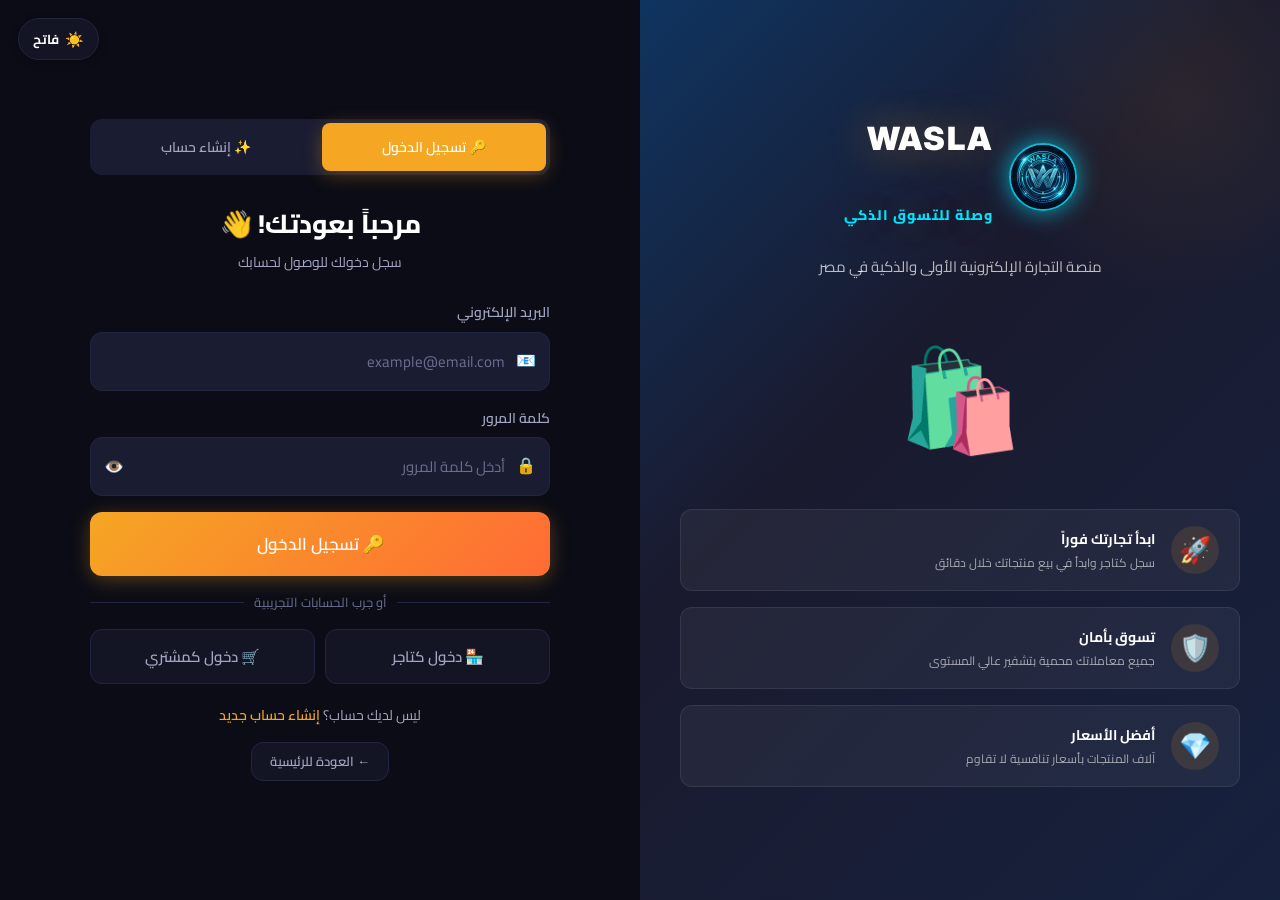
<file: auth.html>
<!DOCTYPE html>
<html lang="ar" dir="rtl">
<head>
  <meta charset="UTF-8">
  <meta name="viewport" content="width=device-width, initial-scale=1.0, maximum-scale=1.0, user-scalable=no">
  <title>تسجيل الدخول وإنشاء حساب - WASLA | وصلة</title>
  <link rel="icon" type="image/png" href="assets/logo.png">
  <link rel="stylesheet" href="css/style.css">
  <script>
    // Permanent session check: If already logged in, redirect directly to dashboard or shop!
    try {
      const rawUser = localStorage.getItem('souq_current_user');
      if (rawUser) {
        const u = JSON.parse(rawUser);
        if (u && u.id) {
          window.location.replace(u.role === 'merchant' ? 'merchant.html' : 'shop.html');
        }
      }
    } catch (e) {}
  </script>
  <style>
    body { min-height: 100vh; background: var(--bg-main); }
    .auth-page {
      min-height: 100vh;
      display: grid;
      grid-template-columns: 1fr 1fr;
    }
    .auth-left {
      background: linear-gradient(135deg, #0f3460 0%, #1a1a2e 40%, #16213e 100%);
      display: flex;
      flex-direction: column;
      justify-content: center;
      align-items: center;
      padding: 60px 40px;
      position: relative;
      overflow: hidden;
    }
    .auth-left::before {
      content: '';
      position: absolute;
      top: -100px; right: -100px;
      width: 400px; height: 400px;
      border-radius: 50%;
      background: radial-gradient(circle, rgba(245,166,35,0.08) 0%, transparent 70%);
    }
    .auth-left-content { position: relative; z-index: 2; text-align: center; width: 100%; }
    .auth-logo { font-size: 48px; font-weight: 900; color: var(--primary); margin-bottom: 8px; text-shadow: 0 0 40px rgba(245,166,35,0.4); }
    .auth-logo span { color: white; }
    .auth-tagline { color: rgba(255,255,255,0.7); font-size: 15px; margin-bottom: 40px; }
    .auth-features { display: flex; flex-direction: column; gap: 16px; text-align: right; }
    .auth-feature {
      display: flex; align-items: center; gap: 16px;
      background: rgba(255,255,255,0.05);
      border: 1px solid rgba(255,255,255,0.08);
      border-radius: var(--radius-md);
      padding: 16px 20px;
    }
    .auth-feature-icon {
      font-size: 26px; flex-shrink: 0;
      width: 48px; height: 48px;
      background: rgba(245,166,35,0.12);
      border-radius: 50%;
      display: flex; align-items: center; justify-content: center;
    }
    .auth-feature h4 { font-size: 14px; font-weight: 700; margin-bottom: 3px; }
    .auth-feature p { font-size: 12px; color: rgba(255,255,255,0.6); }
    .auth-illustration { margin: 30px 0; font-size: 100px; animation: heroFloat 4s ease-in-out infinite; display: block; }
    @keyframes heroFloat { 0%,100%{transform:translateY(0)} 50%{transform:translateY(-15px)} }

    .auth-right {
      display: flex; flex-direction: column;
      justify-content: center; align-items: center;
      padding: 40px 32px;
      background: var(--bg-main);
      overflow-y: auto;
    }
    .auth-box { width: 100%; max-width: 460px; }
    .auth-header { text-align: center; margin-bottom: 28px; }
    .auth-header h2 { font-size: 26px; font-weight: 800; margin-bottom: 6px; }
    .auth-header p { color: var(--text-secondary); font-size: 14px; }

    .auth-tabs {
      display: grid; grid-template-columns: 1fr 1fr;
      background: var(--bg-input);
      border-radius: var(--radius-md);
      padding: 4px; margin-bottom: 28px; gap: 4px;
    }
    .auth-tab {
      padding: 11px; border-radius: var(--radius-sm);
      text-align: center; font-size: 14px; font-weight: 600;
      cursor: pointer; transition: var(--transition);
      color: var(--text-secondary); font-family: var(--font-ar);
      border: none; background: transparent;
    }
    .auth-tab.active { background: var(--primary); color: white; box-shadow: var(--shadow-primary); }

    .role-selector { display: grid; grid-template-columns: 1fr 1fr; gap: 12px; margin-bottom: 20px; }
    .role-card {
      border: 2px solid var(--border);
      border-radius: var(--radius-md);
      padding: 18px 12px; text-align: center;
      cursor: pointer; transition: var(--transition);
      background: var(--bg-card); position: relative;
    }
    .role-card:hover { border-color: var(--primary); background: rgba(245,166,35,0.05); }
    .role-card.selected {
      border-color: var(--primary);
      background: rgba(245,166,35,0.08);
      box-shadow: 0 0 0 3px rgba(245,166,35,0.12);
    }
    .role-card-check {
      position: absolute; top: 8px; left: 8px;
      width: 20px; height: 20px; border-radius: 50%;
      background: var(--primary); color: white;
      display: flex; align-items: center; justify-content: center;
      font-size: 11px; font-weight: 700;
      opacity: 0; transition: var(--transition);
    }
    .role-card.selected .role-card-check { opacity: 1; }
    .role-icon { font-size: 36px; margin-bottom: 8px; display: block; }
    .role-title { font-size: 15px; font-weight: 700; margin-bottom: 4px; }
    .role-desc { font-size: 11px; color: var(--text-muted); line-height: 1.5; }

    .auth-form { display: flex; flex-direction: column; gap: 16px; }
    .input-group { position: relative; }
    .input-icon {
      position: absolute; right: 14px; top: 50%;
      transform: translateY(-50%); color: var(--text-muted);
      font-size: 16px; pointer-events: none;
    }
    .input-with-icon { padding-right: 44px !important; }
    .password-toggle {
      position: absolute; left: 14px; top: 50%;
      transform: translateY(-50%); background: none;
      border: none; color: var(--text-muted); cursor: pointer;
      font-size: 16px; padding: 0; transition: var(--transition);
    }
    .password-toggle:hover { color: var(--primary); }
    .form-row { display: grid; grid-template-columns: 1fr 1fr; gap: 12px; }

    .auth-divider {
      display: flex; align-items: center; gap: 10px;
      color: var(--text-muted); font-size: 13px;
    }
    .auth-divider::before, .auth-divider::after {
      content: ''; flex: 1; height: 1px; background: var(--border);
    }

    .error-msg {
      background: rgba(239,68,68,0.1);
      border: 1px solid rgba(239,68,68,0.3);
      border-radius: var(--radius-sm);
      padding: 10px 14px; color: var(--danger);
      font-size: 13px; display: none;
    }
    .error-msg.show { display: block; }
    .success-msg {
      background: rgba(34,197,94,0.1);
      border: 1px solid rgba(34,197,94,0.3);
      border-radius: var(--radius-sm);
      padding: 10px 14px; color: var(--success);
      font-size: 13px; display: none;
    }
    .success-msg.show { display: block; }

    .auth-footer { text-align: center; margin-top: 20px; font-size: 14px; color: var(--text-secondary); }
    .auth-footer a { color: var(--primary); font-weight: 600; cursor: pointer; }
    .terms-text { font-size: 12px; color: var(--text-muted); text-align: center; line-height: 1.6; }
    .terms-text a { color: var(--primary); }

    .auth-mobile-logo { display: none; }
    @media (max-width: 900px) {
      .auth-page { grid-template-columns: 1fr; }
      .auth-left { display: none; }
      .auth-mobile-logo { display: flex; }
      .auth-right { padding: 24px 16px; }
      .auth-box { max-width: 440px; }
    }

    [data-theme="light"] .auth-page { background: #f8fafc; }
    [data-theme="light"] .auth-right { background: #ffffff; }
    [data-theme="light"] .auth-box { background: #ffffff; }
  </style>
</head>
<body>
  <!-- Theme Switcher -->
  <div style="position:fixed;top:18px;left:18px;z-index:999">
    <button class="theme-toggle-btn" onclick="Theme.toggle()" title="التبديل إلى الوضع الفاتح (النهار)">
      <span class="theme-icon">☀️</span>
      <span class="theme-label">فاتح</span>
    </button>
  </div>

  <div class="auth-page">
    <!-- Left Branding -->
    <div class="auth-left">
      <div class="auth-left-content">
        <div class="auth-logo" style="display:flex;align-items:center;gap:16px;justify-content:center">
          <img src="assets/logo.png" alt="WASLA Logo" style="width:68px;height:68px;border-radius:50%;box-shadow:0 0 24px rgba(0,229,255,0.7);border:2px solid rgba(0,229,255,0.8)">
          <div style="text-align:right">
            <span style="font-family:var(--font-en);font-size:32px;font-weight:900;letter-spacing:2px;color:white;display:block">WASLA</span>
            <span style="font-size:14px;color:var(--brand-cyan);font-weight:800;letter-spacing:1px">وصلة للتسوق الذكي</span>
          </div>
        </div>
        <p class="auth-tagline" style="margin-top:14px">منصة التجارة الإلكترونية الأولى والذكية في مصر</p>
        <span class="auth-illustration">🛍️</span>
        <div class="auth-features">
          <div class="auth-feature">
            <div class="auth-feature-icon">🚀</div>
            <div><h4>ابدأ تجارتك فوراً</h4><p>سجل كتاجر وابدأ في بيع منتجاتك خلال دقائق</p></div>
          </div>
          <div class="auth-feature">
            <div class="auth-feature-icon">🛡️</div>
            <div><h4>تسوق بأمان</h4><p>جميع معاملاتك محمية بتشفير عالي المستوى</p></div>
          </div>
          <div class="auth-feature">
            <div class="auth-feature-icon">💎</div>
            <div><h4>أفضل الأسعار</h4><p>آلاف المنتجات بأسعار تنافسية لا تقاوم</p></div>
          </div>
        </div>
      </div>
    </div>

    <!-- Right Form -->
    <div class="auth-right">
      <div class="auth-box">
        <!-- Mobile Logo (< 900px) -->
        <div class="auth-mobile-logo" style="align-items:center;gap:12px;justify-content:center;margin-bottom:20px">
          <img src="assets/logo.png" alt="WASLA Logo" style="width:46px;height:46px;border-radius:50%;box-shadow:0 0 16px rgba(0,229,255,0.6)">
          <div style="text-align:right">
            <span style="font-family:var(--font-en);font-size:22px;font-weight:900;color:white;letter-spacing:1px">WASLA</span>
            <span style="font-size:11px;color:var(--brand-cyan);font-weight:800;display:block">وصلة للتسوق الذكي</span>
          </div>
        </div>
        <div class="auth-tabs">
          <button class="auth-tab active" id="login-tab" onclick="switchTab('login')">🔑 تسجيل الدخول</button>
          <button class="auth-tab" id="register-tab" onclick="switchTab('register')">✨ إنشاء حساب</button>
        </div>

        <!-- LOGIN -->
        <div id="login-section">
          <div class="auth-header">
            <h2>مرحباً بعودتك! 👋</h2>
            <p>سجل دخولك للوصول لحسابك</p>
          </div>
          <form class="auth-form" onsubmit="handleLogin(event)">
            <div id="login-error" class="error-msg"></div>
            <div class="form-group">
              <label>البريد الإلكتروني</label>
              <div class="input-group">
                <span class="input-icon">📧</span>
                <input type="email" id="login-email" class="form-input input-with-icon" placeholder="example@email.com" required>
              </div>
            </div>
            <div class="form-group">
              <label>كلمة المرور</label>
              <div class="input-group">
                <span class="input-icon">🔒</span>
                <input type="password" id="login-password" class="form-input input-with-icon" placeholder="أدخل كلمة المرور" required style="padding-left:44px">
                <button type="button" class="password-toggle" onclick="togglePassword('login-password',this)">👁️</button>
              </div>
            </div>
            <button type="submit" class="btn btn-primary btn-full btn-lg" id="login-btn">🔑 تسجيل الدخول</button>
            <div class="auth-divider">أو جرب الحسابات التجريبية</div>
            <div style="display:grid;grid-template-columns:1fr 1fr;gap:10px">
              <button type="button" class="btn btn-ghost" onclick="demoLogin('merchant')">🏪 دخول كتاجر</button>
              <button type="button" class="btn btn-ghost" onclick="demoLogin('buyer')">🛒 دخول كمشتري</button>
            </div>
          </form>
        </div>

        <!-- REGISTER -->
        <div id="register-section" style="display:none">
          <div class="auth-header">
            <h2>إنشاء حساب جديد ✨</h2>
            <p>اختر نوع حسابك وابدأ الآن</p>
          </div>
          <div class="role-selector">
            <div class="role-card selected" id="role-buyer" onclick="selectRole('buyer')">
              <div class="role-card-check">✓</div>
              <span class="role-icon">🛒</span>
              <div class="role-title">مشتري</div>
              <div class="role-desc">تصفح وشترِ من آلاف المنتجات</div>
            </div>
            <div class="role-card" id="role-merchant" onclick="selectRole('merchant')">
              <div class="role-card-check">✓</div>
              <span class="role-icon">🏪</span>
              <div class="role-title">تاجر</div>
              <div class="role-desc">بيع منتجاتك لملايين العملاء</div>
            </div>
          </div>
          <form class="auth-form" onsubmit="handleRegister(event)">
            <div id="register-error" class="error-msg"></div>
            <div id="register-success" class="success-msg"></div>
            <div class="form-row">
              <div class="form-group">
                <label>الاسم الأول</label>
                <div class="input-group">
                  <span class="input-icon">👤</span>
                  <input type="text" id="reg-fname" class="form-input input-with-icon" placeholder="الاسم الأول" required>
                </div>
              </div>
              <div class="form-group">
                <label>الاسم الأخير</label>
                <div class="input-group">
                  <span class="input-icon">👤</span>
                  <input type="text" id="reg-lname" class="form-input input-with-icon" placeholder="الاسم الأخير" required>
                </div>
              </div>
            </div>
            <div class="form-group">
              <label>البريد الإلكتروني</label>
              <div class="input-group">
                <span class="input-icon">📧</span>
                <input type="email" id="reg-email" class="form-input input-with-icon" placeholder="example@email.com" required>
              </div>
            </div>
            <div class="form-group">
              <label>رقم الهاتف</label>
              <div class="input-group">
                <span class="input-icon">📱</span>
                <input type="tel" id="reg-phone" class="form-input input-with-icon" placeholder="01XXXXXXXXX">
              </div>
            </div>
            <div class="form-group" id="store-name-group" style="display:none">
              <label>اسم المتجر</label>
              <div class="input-group">
                <span class="input-icon">🏪</span>
                <input type="text" id="reg-store" class="form-input input-with-icon" placeholder="اسم متجرك">
              </div>
            </div>
            <div class="form-group">
              <label>كلمة المرور</label>
              <div class="input-group">
                <span class="input-icon">🔒</span>
                <input type="password" id="reg-password" class="form-input input-with-icon" placeholder="6 أحرف على الأقل" required style="padding-left:44px">
                <button type="button" class="password-toggle" onclick="togglePassword('reg-password',this)">👁️</button>
              </div>
            </div>
            <div class="form-group">
              <label>تأكيد كلمة المرور</label>
              <div class="input-group">
                <span class="input-icon">🔒</span>
                <input type="password" id="reg-password2" class="form-input input-with-icon" placeholder="أعد إدخال كلمة المرور" required style="padding-left:44px">
                <button type="button" class="password-toggle" onclick="togglePassword('reg-password2',this)">👁️</button>
              </div>
            </div>
            <button type="submit" class="btn btn-primary btn-full btn-lg" id="register-btn">✨ إنشاء الحساب</button>
            <p class="terms-text">بالتسجيل، أنت توافق على <a href="#">شروط الخدمة</a> و<a href="#">سياسة الخصوصية</a></p>
          </form>
        </div>

        <div class="auth-footer">
          <span id="auth-switch-text">ليس لديك حساب؟</span>
          <a id="auth-switch-link" onclick="switchTab('register')"> إنشاء حساب جديد</a>
        </div>
        <div style="margin-top:16px;text-align:center">
          <a href="index.html" class="btn btn-ghost btn-sm">← العودة للرئيسية</a>
        </div>
      </div>
    </div>
  </div>

  <div id="toast-container" class="toast-container"></div>
  <script src="js/app.js"></script>
  <script>
    let selectedRole = 'buyer';

    function switchTab(tab) {
      const isLogin = tab === 'login';
      document.getElementById('login-section').style.display = isLogin ? 'block' : 'none';
      document.getElementById('register-section').style.display = isLogin ? 'none' : 'block';
      document.getElementById('login-tab').classList.toggle('active', isLogin);
      document.getElementById('register-tab').classList.toggle('active', !isLogin);
      document.getElementById('auth-switch-text').textContent = isLogin ? 'ليس لديك حساب؟' : 'لديك حساب بالفعل؟';
      const link = document.getElementById('auth-switch-link');
      link.textContent = isLogin ? ' إنشاء حساب جديد' : ' تسجيل الدخول';
      link.onclick = () => switchTab(isLogin ? 'register' : 'login');
    }

    function selectRole(role) {
      selectedRole = role;
      document.getElementById('role-buyer').classList.toggle('selected', role === 'buyer');
      document.getElementById('role-merchant').classList.toggle('selected', role === 'merchant');
      document.getElementById('store-name-group').style.display = role === 'merchant' ? 'block' : 'none';
    }

    function togglePassword(id, btn) {
      const inp = document.getElementById(id);
      inp.type = inp.type === 'password' ? 'text' : 'password';
      btn.textContent = inp.type === 'password' ? '👁️' : '🙈';
    }

    function handleLogin(e) {
      e.preventDefault();
      const email = document.getElementById('login-email').value.trim();
      const password = document.getElementById('login-password').value;
      const errorEl = document.getElementById('login-error');
      const btn = document.getElementById('login-btn');
      btn.textContent = '⏳ جاري التحقق...'; btn.disabled = true;
      setTimeout(() => {
        const user = UsersDB.findByEmail(email);
        if (!user || user.password !== password) {
          errorEl.textContent = '❌ البريد الإلكتروني أو كلمة المرور غير صحيحة';
          errorEl.classList.add('show');
          btn.textContent = '🔑 تسجيل الدخول'; btn.disabled = false;
          return;
        }
        errorEl.classList.remove('show');
        Auth.login(user);
        showToast('مرحباً ' + user.name + '! 👋', 'success');
        setTimeout(() => { window.location.href = user.role === 'merchant' ? 'merchant.html' : 'shop.html'; }, 800);
      }, 700);
    }

    function handleRegister(e) {
      e.preventDefault();
      const fname = document.getElementById('reg-fname').value.trim();
      const lname = document.getElementById('reg-lname').value.trim();
      const email = document.getElementById('reg-email').value.trim();
      const phone = document.getElementById('reg-phone').value.trim();
      const store = document.getElementById('reg-store').value.trim();
      const pass = document.getElementById('reg-password').value;
      const pass2 = document.getElementById('reg-password2').value;
      const errEl = document.getElementById('register-error');
      const sucEl = document.getElementById('register-success');
      const btn = document.getElementById('register-btn');
      errEl.classList.remove('show'); sucEl.classList.remove('show');
      if (pass.length < 6) { errEl.textContent = '⚠️ كلمة المرور 6 أحرف على الأقل'; errEl.classList.add('show'); return; }
      if (pass !== pass2) { errEl.textContent = '⚠️ كلمتا المرور غير متطابقتان'; errEl.classList.add('show'); return; }
      if (UsersDB.findByEmail(email)) { errEl.textContent = '⚠️ البريد الإلكتروني مستخدم بالفعل'; errEl.classList.add('show'); return; }
      btn.textContent = '⏳ جاري الإنشاء...'; btn.disabled = true;
      setTimeout(() => {
        const user = UsersDB.add({ name: fname + ' ' + lname, email, phone, password: pass, role: selectedRole, storeName: selectedRole === 'merchant' ? store : null });
        Auth.login(user);
        sucEl.textContent = '🎉 تم إنشاء حسابك بنجاح! جاري التحويل...';
        sucEl.classList.add('show');
        setTimeout(() => { window.location.href = selectedRole === 'merchant' ? 'merchant.html' : 'shop.html'; }, 1000);
      }, 800);
    }

    function demoLogin(role) {
      const email = role === 'merchant'
        ? (UsersDB.findByEmail('merchant@wasla.com') ? 'merchant@wasla.com' : 'merchant@souqplus.com')
        : (UsersDB.findByEmail('buyer@wasla.com') ? 'buyer@wasla.com' : 'buyer@souqplus.com');
      let user = UsersDB.findByEmail(email);
      if (!user) user = UsersDB.add({ name: role === 'merchant' ? 'متجر وصلة التجريبي' : 'مشتري تجريبي', email, password: '123456', role, storeName: role === 'merchant' ? 'متجر وصلة إكسبريس' : null });
      Auth.login(user);
      showToast('دخلت كـ ' + (role === 'merchant' ? 'تاجر' : 'مشتري') + ' تجريبي 👋', 'success');
      setTimeout(() => { window.location.href = role === 'merchant' ? 'merchant.html' : 'shop.html'; }, 700);
    }

    document.addEventListener('DOMContentLoaded', () => {
      Auth.init();
      seedData();
      if (Auth.isLoggedIn()) {
        window.location.replace(Auth.isMerchant() ? 'merchant.html' : 'shop.html');
        return;
      }
      if (window.location.hash === '#register') switchTab('register');
    });
  </script>
</body>
</html>
</file>
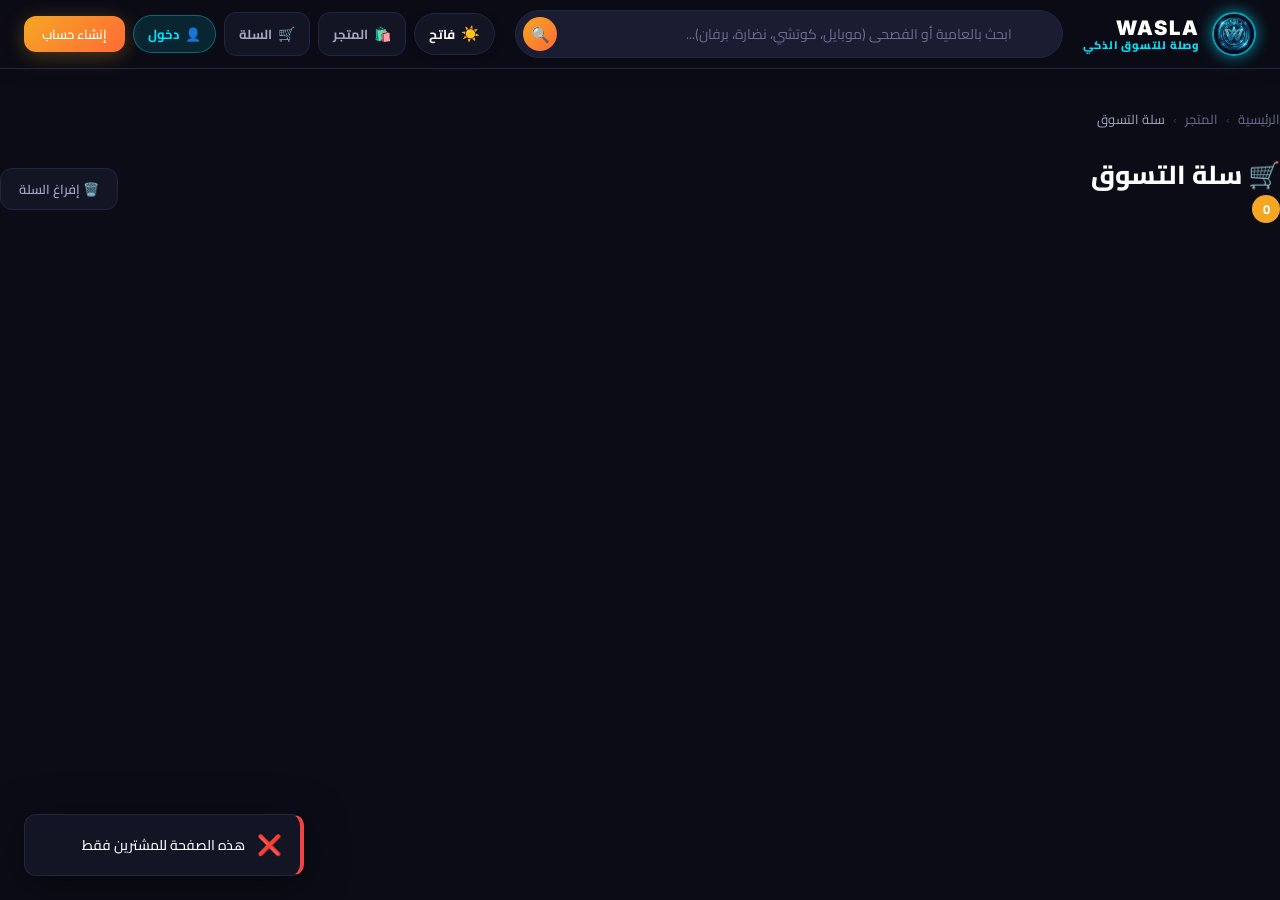
<file: cart.html>
<!DOCTYPE html>
<html lang="ar" dir="rtl">
<head>
  <meta charset="UTF-8">
  <meta name="viewport" content="width=device-width, initial-scale=1.0, maximum-scale=1.0, user-scalable=no">
  <title>سلة التسوق - WASLA | وصلة</title>
  <link rel="icon" type="image/png" href="assets/logo.png">
  <link rel="stylesheet" href="css/style.css">
  <style>
    .cart-page { padding: 40px 0; }
    .cart-layout { display: grid; grid-template-columns: 1fr 360px; gap: 28px; align-items: start; }

    .cart-header { display: flex; align-items: center; justify-content: space-between; margin-bottom: 24px; }
    .cart-header h1 { font-size: 26px; font-weight: 800; }
    .cart-count { background: var(--primary); color: white; width: 28px; height: 28px; border-radius: 50%; display: flex; align-items: center; justify-content: center; font-size: 13px; font-weight: 700; }

    .cart-items {}
    .cart-item {
      background: var(--bg-card); border: 1px solid var(--border);
      border-radius: var(--radius-lg); padding: 18px;
      display: grid; grid-template-columns: 100px 1fr auto;
      gap: 16px; align-items: center; margin-bottom: 14px;
      transition: var(--transition);
    }
    .cart-item:hover { border-color: var(--border-light); }
    .cart-item-img { width: 100px; height: 100px; object-fit: cover; border-radius: var(--radius-md); background: var(--bg-input); }
    .cart-item-info {}
    .cart-item-seller { font-size: 12px; color: var(--text-muted); margin-bottom: 4px; }
    .cart-item-name { font-size: 15px; font-weight: 700; margin-bottom: 6px; }
    .cart-item-price { font-size: 18px; font-weight: 800; color: var(--primary); }
    .cart-item-price span { font-size: 13px; }
    .cart-item-actions { display: flex; flex-direction: column; gap: 10px; align-items: flex-end; }
    .cart-item-total { font-size: 16px; font-weight: 700; color: var(--text-primary); text-align: left; }
    .cart-item-total small { font-size: 12px; color: var(--text-muted); display: block; }
    .cart-remove { background: transparent; border: none; color: var(--text-muted); cursor: pointer; font-size: 18px; padding: 4px; transition: var(--transition); }
    .cart-remove:hover { color: var(--danger); transform: scale(1.2); }

    /* Summary */
    .cart-summary {
      background: var(--bg-card); border: 1px solid var(--border);
      border-radius: var(--radius-lg); padding: 24px;
      position: sticky; top: 90px;
    }
    .summary-title { font-size: 18px; font-weight: 700; margin-bottom: 20px; padding-bottom: 14px; border-bottom: 1px solid var(--border); }
    .summary-row { display: flex; justify-content: space-between; align-items: center; padding: 10px 0; font-size: 14px; color: var(--text-secondary); }
    .summary-row.total { font-size: 18px; font-weight: 800; color: var(--text-primary); border-top: 1px solid var(--border); margin-top: 8px; padding-top: 16px; }
    .summary-row.total span:last-child { color: var(--primary); }
    .free-shipping { color: var(--success); font-weight: 600; }
    .promo-input { display: flex; gap: 8px; margin: 16px 0; }
    .promo-input input { flex: 1; }

    .checkout-btn { margin-top: 16px; }
    .secure-badges { display: flex; gap: 8px; justify-content: center; margin-top: 14px; flex-wrap: wrap; }
    .secure-badge { display: flex; align-items: center; gap: 4px; font-size: 11px; color: var(--text-muted); }

    /* Empty Cart */
    .cart-empty { text-align: center; padding: 80px 24px; grid-column: 1/-1; }

    /* Order Modal */
    .order-form { display: flex; flex-direction: column; gap: 16px; }

    @media (max-width: 900px) {
      .cart-layout { grid-template-columns: 1fr; }
      .cart-summary { position: static; }
    }
    @media (max-width: 600px) {
      .cart-page { padding: 16px 8px 50px; }
      .cart-item { grid-template-columns: 80px 1fr; }
      .cart-item-img { width: 80px; height: 80px; }
      .cart-item-actions { grid-column: 1/-1; flex-direction: row; justify-content: space-between; align-items: center; }
    }

    [data-theme="light"] .cart-item { background: #ffffff; border-color: #e2e8f0; }
    [data-theme="light"] .cart-summary { background: #ffffff; border-color: #e2e8f0; box-shadow: 0 4px 20px rgba(15, 23, 42, 0.05); }
    [data-theme="light"] .modal { background: #ffffff; border-color: #e2e8f0; }
  </style>
</head>
<body>
  <div id="navbar-placeholder"></div>

  <div class="container cart-page">
    <div class="breadcrumb">
      <a href="index.html">الرئيسية</a>
      <span class="breadcrumb-sep">›</span>
      <a href="shop.html">المتجر</a>
      <span class="breadcrumb-sep">›</span>
      <span class="breadcrumb-current">سلة التسوق</span>
    </div>

    <div class="cart-header">
      <h1>🛒 سلة التسوق <span class="cart-count" id="cart-count-badge">0</span></h1>
      <button class="btn btn-ghost btn-sm" onclick="clearCartConfirm()" id="clear-btn">🗑️ إفراغ السلة</button>
    </div>

    <div class="cart-layout" id="cart-layout">
      <!-- Cart Items -->
      <div id="cart-items-container"></div>

      <!-- Summary -->
      <div class="cart-summary" id="cart-summary" style="display:none">
        <div class="summary-title">📋 ملخص الطلب</div>

        <div id="summary-rows"></div>

        <div class="promo-input">
          <input type="text" class="form-input" id="promo-code" placeholder="كود الخصم">
          <button class="btn btn-ghost" onclick="applyPromo()">تطبيق</button>
        </div>

        <button class="btn btn-primary btn-full btn-lg checkout-btn" onclick="openCheckout()">
          💳 إتمام الشراء
        </button>

        <a href="shop.html" class="btn btn-ghost btn-full" style="margin-top:10px">← متابعة التسوق</a>

        <div class="secure-badges">
          <div class="secure-badge">🔒 دفع آمن</div>
          <div class="secure-badge">↩️ إرجاع مجاني</div>
          <div class="secure-badge">✅ ضمان الجودة</div>
        </div>
      </div>
    </div>
  </div>

  <!-- Checkout Modal -->
  <div class="modal-overlay" id="checkout-modal">
    <div class="modal" style="max-width:560px">
      <div class="modal-header">
        <h2 class="modal-title">💳 إتمام الشراء</h2>
        <button class="modal-close" onclick="closeCheckout()">✕</button>
      </div>

      <div class="order-form">
        <div style="background:rgba(245,166,35,0.08);border:1px solid rgba(245,166,35,0.2);border-radius:var(--radius-md);padding:14px;font-size:13px;color:var(--text-secondary)">
          📦 الطلب: <strong id="modal-items-count">0 منتج</strong> — الإجمالي: <strong id="modal-total" style="color:var(--primary)">0 ج.م</strong>
        </div>

        <div class="form-group">
          <label>الاسم الكامل</label>
          <div style="position:relative">
            <span style="position:absolute;right:14px;top:50%;transform:translateY(-50%);color:var(--text-muted)">👤</span>
            <input type="text" id="checkout-name" class="form-input" style="padding-right:44px" placeholder="اسمك الكامل" required>
          </div>
        </div>

        <div class="form-row">
          <div class="form-group">
            <label>رقم الهاتف</label>
            <input type="tel" id="checkout-phone" class="form-input" placeholder="01XXXXXXXXX" required>
          </div>
          <div class="form-group">
            <label>المحافظة</label>
            <select id="checkout-gov" class="form-input">
              <option>القاهرة</option><option>الجيزة</option><option>الإسكندرية</option>
              <option>الشرقية</option><option>القليوبية</option><option>المنيا</option>
              <option>أسيوط</option><option>سوهاج</option><option>الفيوم</option>
              <option>بني سويف</option><option>الأقصر</option><option>أسوان</option>
            </select>
          </div>
        </div>

        <div class="form-group">
          <label>العنوان التفصيلي</label>
          <textarea id="checkout-address" class="form-input" rows="2" placeholder="الشارع، الحي، رقم المبنى..."></textarea>
        </div>

        <div class="form-group">
          <label>طريقة الدفع</label>
          <div style="display:grid;grid-template-columns:1fr 1fr;gap:10px">
            <label style="display:flex;align-items:center;gap:10px;background:var(--bg-input);border:1.5px solid var(--border);border-radius:var(--radius-md);padding:14px;cursor:pointer;transition:var(--transition)" id="pay-cod-label">
              <input type="radio" name="payment" value="cod" checked onchange="updatePayLabel()"> 💵 الدفع عند الاستلام
            </label>
            <label style="display:flex;align-items:center;gap:10px;background:var(--bg-input);border:1.5px solid var(--border);border-radius:var(--radius-md);padding:14px;cursor:pointer;transition:var(--transition)" id="pay-card-label">
              <input type="radio" name="payment" value="card" onchange="updatePayLabel()"> 💳 بطاقة بنكية
            </label>
          </div>
        </div>

        <button class="btn btn-primary btn-full btn-lg" onclick="placeOrder()" id="place-order-btn">
          🎉 تأكيد الطلب
        </button>
      </div>
    </div>
  </div>

  <!-- Success Modal -->
  <div class="modal-overlay" id="success-modal">
    <div class="modal" style="text-align:center;max-width:420px">
      <div style="font-size:72px;margin-bottom:16px;animation:heroFloat 2s ease-in-out infinite">🎉</div>
      <h2 style="font-size:24px;font-weight:800;margin-bottom:10px">تم الطلب بنجاح!</h2>
      <p style="color:var(--text-secondary);margin-bottom:8px">رقم طلبك:</p>
      <div style="font-size:22px;font-weight:800;color:var(--primary);margin-bottom:20px" id="order-number"></div>
      <p style="color:var(--text-secondary);font-size:14px;line-height:1.7;margin-bottom:28px">
        سيتم التواصل معك خلال 24 ساعة لتأكيد الطلب وتحديد موعد التوصيل.
      </p>
      <a href="shop.html" class="btn btn-primary btn-full">🛒 متابعة التسوق</a>
      <a href="index.html" class="btn btn-ghost btn-full" style="margin-top:10px">الرئيسية</a>
    </div>
  </div>

  <button class="scroll-top" id="scroll-top">↑</button>
  <div id="toast-container" class="toast-container"></div>
  <script src="js/app.js"></script>
  <script>
    let promoApplied = false;
    let promoDiscount = 0;

    function renderCart() {
      const cart = CartDB.getCart();
      const container = document.getElementById('cart-items-container');
      const summary = document.getElementById('cart-summary');
      const clearBtn = document.getElementById('clear-btn');
      const badge = document.getElementById('cart-count-badge');

      const totalItems = cart.reduce((s, i) => s + i.quantity, 0);
      badge.textContent = totalItems;

      if (cart.length === 0) {
        container.innerHTML = `
          <div class="cart-empty">
            <div style="font-size:72px;margin-bottom:20px">🛒</div>
            <h3 style="font-size:22px;font-weight:700;margin-bottom:10px">سلتك فارغة!</h3>
            <p style="color:var(--text-muted);margin-bottom:24px">لم تضف أي منتجات بعد. ابدأ التسوق الآن!</p>
            <a href="shop.html" class="btn btn-primary btn-lg">🛍️ تسوق الآن</a>
          </div>`;
        summary.style.display = 'none';
        clearBtn.style.display = 'none';
        return;
      }

      summary.style.display = 'block';
      clearBtn.style.display = '';

      container.innerHTML = cart.map(item => {
        const product = ProductsDB.getById(item.productId);
        if (!product) return '';
        const itemTotal = product.price * item.quantity;
        return `
          <div class="cart-item" id="cart-item-${item.productId}">
            <img class="cart-item-img" src="${product.image || 'https://via.placeholder.com/100'}" alt="${product.name}" onclick="viewProduct('${product.id}')" style="cursor:pointer" onerror="this.src='https://via.placeholder.com/100/1e1e38/f5a623?text=منتج'">
            <div class="cart-item-info">
              <div class="cart-item-seller">🏪 ${product.merchantName||'تاجر'}</div>
              <div class="cart-item-name" onclick="viewProduct('${product.id}')" style="cursor:pointer">${product.name}</div>
              <div class="cart-item-price"><span>ج.م</span> ${formatPrice(product.price)}</div>
              <div class="qty-control" style="margin-top:10px">
                <button class="qty-btn" onclick="updateQty('${item.productId}', ${item.quantity - 1})">−</button>
                <span class="qty-value">${item.quantity}</span>
                <button class="qty-btn" onclick="updateQty('${item.productId}', ${item.quantity + 1})">+</button>
              </div>
            </div>
            <div class="cart-item-actions">
              <button class="cart-remove" onclick="removeItem('${item.productId}')" title="حذف">🗑️</button>
              <div class="cart-item-total">
                <small>الإجمالي</small>
                ج.م ${formatPrice(itemTotal)}
              </div>
            </div>
          </div>`;
      }).join('');

      renderSummary(cart);
    }

    function renderSummary(cart) {
      const subtotal = CartDB.getTotal();
      const shipping = subtotal >= 500 ? 0 : 50;
      const discount = promoApplied ? promoDiscount : 0;
      const total = subtotal + shipping - discount;

      document.getElementById('summary-rows').innerHTML = `
        <div class="summary-row"><span>المنتجات (${cart.reduce((s,i)=>s+i.quantity,0)} قطعة)</span><span>${formatPrice(subtotal)} ج.م</span></div>
        <div class="summary-row"><span>الشحن</span><span class="${shipping===0?'free-shipping':''}">${shipping===0?'مجاني':'50 ج.م'}</span></div>
        ${discount > 0 ? `<div class="summary-row" style="color:var(--success)"><span>خصم الكوبون 🎁</span><span>-${formatPrice(discount)} ج.م</span></div>` : ''}
        <div class="summary-row total"><span>الإجمالي الكلي</span><span>${formatPrice(total)} ج.م</span></div>
        ${subtotal < 500 ? `<div style="font-size:12px;color:var(--text-muted);margin-top:8px;text-align:center">أضف ${formatPrice(500-subtotal)} ج.م للحصول على شحن مجاني!</div>` : ''}
      `;

      // Update modal
      document.getElementById('modal-items-count').textContent = cart.reduce((s,i)=>s+i.quantity,0) + ' منتج';
      document.getElementById('modal-total').textContent = formatPrice(total) + ' ج.م';
    }

    function updateQty(productId, qty) {
      if (qty <= 0) { removeItem(productId); return; }
      CartDB.updateQuantity(productId, qty);
      renderCart();
    }

    function removeItem(productId) {
      CartDB.removeItem(productId);
      showToast('تم حذف المنتج من السلة', 'info');
      renderCart();
    }

    function clearCartConfirm() {
      if (confirm('هل تريد إفراغ السلة بالكامل؟')) {
        CartDB.clear();
        showToast('تم إفراغ السلة', 'info');
        renderCart();
      }
    }

    function applyPromo() {
      const code = document.getElementById('promo-code').value.trim().toUpperCase();
      const codes = { 'WASLA10': 0.10, 'WASLA20': 0.20, 'SOUQ10': 0.10, 'WELCOME20': 0.20, 'SALE50': 0.05 };
      if (codes[code]) {
        const subtotal = CartDB.getTotal();
        promoDiscount = Math.round(subtotal * codes[code]);
        promoApplied = true;
        showToast('تم تطبيق كوبون الخصم! 🎉', 'success');
        renderSummary(CartDB.getCart());
      } else {
        showToast('كوبون غير صحيح. جرب: WASLA10', 'error');
      }
    }

    function openCheckout() {
      if (Auth.isLoggedIn()) {
        const user = Auth.currentUser;
        document.getElementById('checkout-name').value = user.name || '';
        document.getElementById('checkout-phone').value = user.phone || '';
      }
      document.getElementById('checkout-modal').classList.add('show');
    }

    function closeCheckout() {
      document.getElementById('checkout-modal').classList.remove('show');
    }

    function updatePayLabel() {
      const cod = document.querySelector('input[value="cod"]').checked;
      document.getElementById('pay-cod-label').style.borderColor = cod ? 'var(--primary)' : 'var(--border)';
      document.getElementById('pay-card-label').style.borderColor = !cod ? 'var(--primary)' : 'var(--border)';
    }

    function placeOrder() {
      const name = document.getElementById('checkout-name').value.trim();
      const phone = document.getElementById('checkout-phone').value.trim();
      const address = document.getElementById('checkout-address').value.trim();
      const gov = document.getElementById('checkout-gov').value;
      const payment = document.querySelector('input[name="payment"]:checked').value;

      if (!name || !phone) { showToast('الرجاء إدخال الاسم ورقم الهاتف', 'error'); return; }

      const btn = document.getElementById('place-order-btn');
      btn.textContent = '⏳ جاري المعالجة...'; btn.disabled = true;

      setTimeout(() => {
        if (!Auth.isLoggedIn()) {
          let user = UsersDB.findByEmail(phone + '@wasla.com');
          if (!user) {
            user = UsersDB.add({ name, phone, email: phone + '@wasla.com', role: 'buyer' });
          }
          Auth.login(user);
        }

        const cart = CartDB.getCart();
        const subtotal = CartDB.getTotal();
        const shipping = subtotal >= 500 ? 0 : 50;
        const total = subtotal + shipping - (promoApplied ? promoDiscount : 0);

        const order = OrdersDB.add({
          userId: Auth.currentUser.id,
          userName: name,
          phone, address: address + '، ' + gov, payment,
          items: cart.map(i => ({ productId: i.productId, quantity: i.quantity, price: ProductsDB.getById(i.productId)?.price || 0 })),
          subtotal, shipping, discount: promoApplied ? promoDiscount : 0, total
        });

        CartDB.clear();
        closeCheckout();
        document.getElementById('order-number').textContent = order.id;
        document.getElementById('success-modal').classList.add('show');
      }, 1200);
    }

    document.addEventListener('DOMContentLoaded', () => {
      Auth.init(); seedData();
      if (!Auth.isLoggedIn() || Auth.isMerchant()) {
        showToast('هذه الصفحة للمشترين فقط', 'error');
        setTimeout(() => window.location.href = Auth.isMerchant() ? 'merchant.html' : 'auth.html', 1500);
        return;
      }
      // Pre-fill checkout name
      const user = Auth.currentUser;
      renderCart();
    });
  </script>
</body>
</html>
</file>
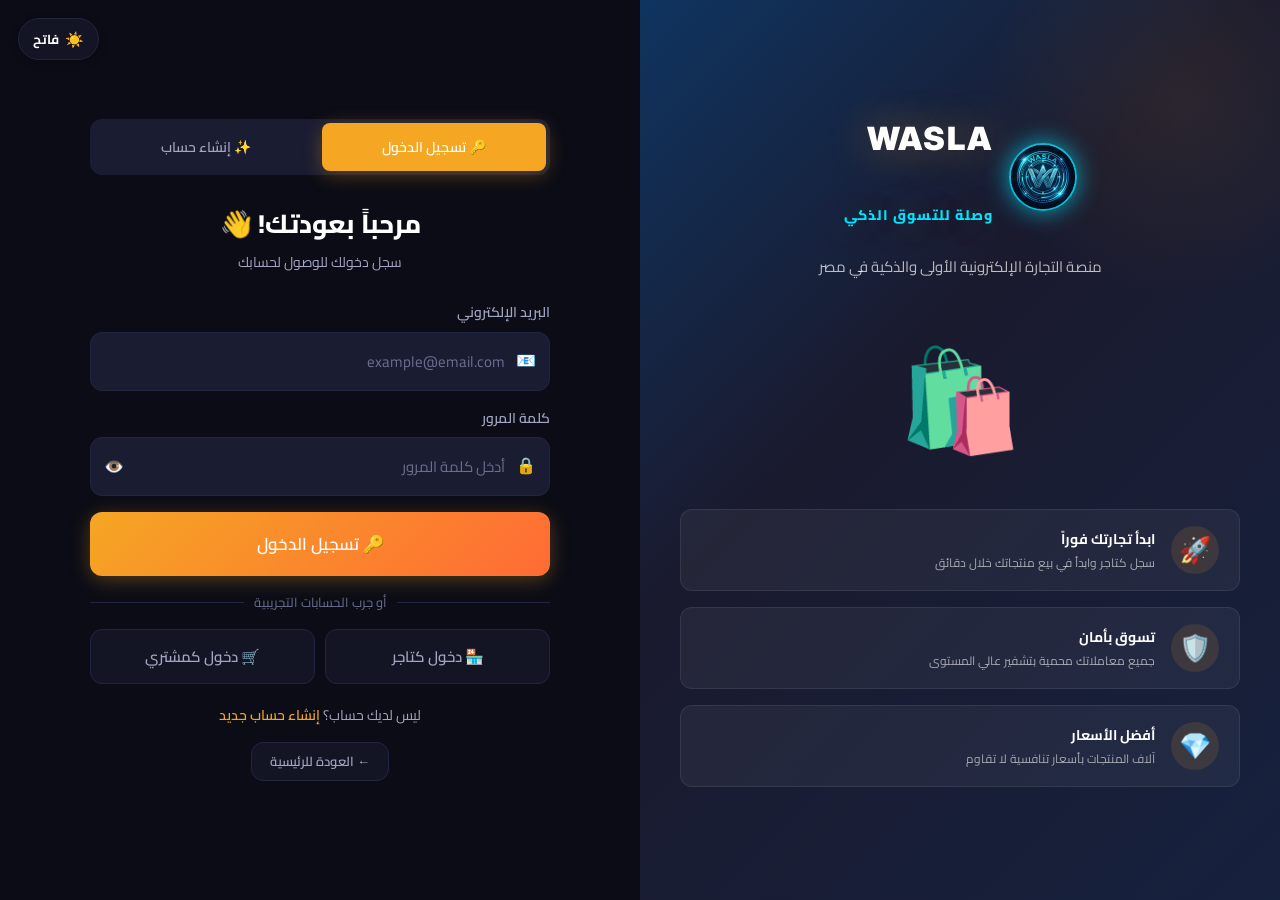
<file: merchant.html>
<!DOCTYPE html>
<html lang="ar" dir="rtl">
<head>
  <meta charset="UTF-8">
  <meta name="viewport" content="width=device-width, initial-scale=1.0, maximum-scale=1.0, user-scalable=no">
  <title>لوحة التاجر - WASLA | وصلة</title>
  <link rel="icon" type="image/png" href="assets/logo.png">
  <link rel="stylesheet" href="css/style.css">
  <style>
    .merchant-layout {
      display: grid;
      grid-template-columns: 240px 1fr;
      min-height: calc(100vh - 70px);
    }

    /* Sidebar */
    .merchant-sidebar {
      background: var(--bg-card);
      border-left: 1px solid var(--border);
      padding: 28px 0;
      position: sticky;
      top: 70px;
      height: calc(100vh - 70px);
      overflow-y: auto;
    }

    .sidebar-header {
      padding: 0 20px 20px;
      border-bottom: 1px solid var(--border);
      margin-bottom: 16px;
    }

    .store-avatar {
      width: 56px; height: 56px;
      border-radius: 50%;
      background: var(--gradient-primary);
      display: flex; align-items: center; justify-content: center;
      font-size: 24px; font-weight: 800; color: white;
      margin-bottom: 10px;
    }

    .store-name { font-size: 15px; font-weight: 700; margin-bottom: 2px; }
    .store-role { font-size: 12px; color: var(--primary); font-weight: 600; }

    .sidebar-nav {}
    .sidebar-nav-item {
      display: flex; align-items: center; gap: 12px;
      padding: 12px 20px; cursor: pointer;
      font-size: 14px; font-weight: 600; color: var(--text-secondary);
      transition: var(--transition); border-right: 3px solid transparent;
      border: none; background: transparent; width: 100%; text-align: right;
      font-family: var(--font-ar);
    }
    .sidebar-nav-item:hover { color: var(--text-primary); background: var(--bg-card-hover); }
    .sidebar-nav-item.active { color: var(--primary); background: rgba(245,166,35,0.08); border-right-color: var(--primary); }
    .sidebar-nav-item .nav-icon { font-size: 18px; }

    /* Main Content */
    .merchant-main { padding: 32px; background: var(--bg-main); }

    /* Stats Cards */
    .stats-row { display: grid; grid-template-columns: repeat(4, 1fr); gap: 16px; margin-bottom: 28px; }
    .stat-card {
      background: var(--bg-card); border: 1px solid var(--border);
      border-radius: var(--radius-lg); padding: 20px;
      transition: var(--transition); position: relative; overflow: hidden;
    }
    .stat-card::before {
      content: '';
      position: absolute; top: 0; right: 0;
      width: 80px; height: 80px;
      border-radius: 0 0 0 100%;
      opacity: 0.08;
    }
    .stat-card.orange::before { background: var(--primary); }
    .stat-card.blue::before { background: var(--info); }
    .stat-card.green::before { background: var(--success); }
    .stat-card.purple::before { background: #a855f7; }
    .stat-card:hover { border-color: var(--border-light); transform: translateY(-2px); box-shadow: var(--shadow-md); }
    .stat-card-icon { font-size: 28px; margin-bottom: 12px; }
    .stat-card-num { font-size: 28px; font-weight: 900; margin-bottom: 4px; }
    .stat-card-label { font-size: 13px; color: var(--text-muted); }
    .stat-card.orange .stat-card-num { color: var(--primary); }
    .stat-card.blue .stat-card-num { color: var(--info); }
    .stat-card.green .stat-card-num { color: var(--success); }
    .stat-card.purple .stat-card-num { color: #a855f7; }

    /* Section Panels */
    .panel { display: none; }
    .panel.active { display: block; }

    .panel-header { display: flex; align-items: center; justify-content: space-between; margin-bottom: 24px; }
    .panel-title { font-size: 22px; font-weight: 800; }

    /* Product Form */
    .product-form-card {
      background: var(--bg-card); border: 1px solid var(--border);
      border-radius: var(--radius-lg); padding: 28px;
    }
    .form-grid { display: grid; grid-template-columns: 1fr 1fr; gap: 18px; }

    .image-upload-zone {
      border: 2px dashed var(--border);
      border-radius: var(--radius-lg);
      padding: 40px 20px;
      text-align: center;
      cursor: pointer;
      transition: var(--transition);
      background: var(--bg-input);
    }
    .image-upload-zone:hover { border-color: var(--primary); background: rgba(245,166,35,0.04); }
    .image-upload-zone.dragover { border-color: var(--primary); background: rgba(245,166,35,0.08); }
    .upload-icon { font-size: 40px; margin-bottom: 10px; }
    .upload-text { font-size: 14px; color: var(--text-secondary); margin-bottom: 4px; }
    .upload-hint { font-size: 12px; color: var(--text-muted); }
    .image-preview {
      width: 100%; aspect-ratio: 1;
      object-fit: cover; border-radius: var(--radius-md);
      margin-top: 12px; display: none;
    }

    /* Products Table */
    .products-table-wrap {
      background: var(--bg-card); border: 1px solid var(--border);
      border-radius: var(--radius-lg); overflow-x: auto;
      -webkit-overflow-scrolling: touch;
    }
    table { width: 100%; border-collapse: collapse; min-width: 600px; }
    th, td { padding: 14px 16px; text-align: right; font-size: 14px; white-space: nowrap; }
    th { background: var(--bg-input); color: var(--text-muted); font-size: 12px; text-transform: uppercase; letter-spacing: 0.5px; font-weight: 700; }
    td { border-top: 1px solid var(--border); }
    tr:hover td { background: var(--bg-card-hover); }
    .table-img { width: 48px; height: 48px; object-fit: cover; border-radius: var(--radius-sm); }
    .table-name { font-weight: 600; max-width: 200px; white-space: normal; }
    .table-actions { display: flex; gap: 8px; }

    /* Empty Table */
    .table-empty { text-align: center; padding: 48px 24px; color: var(--text-muted); }
    .table-empty-icon { font-size: 48px; margin-bottom: 12px; }

    /* Mobile Merchant Tabs Navigation */
    .merchant-mobile-tabs {
      display: none;
      gap: 8px;
      overflow-x: auto;
      padding: 12px 14px;
      background: var(--bg-card);
      border-bottom: 1px solid var(--border);
      -webkit-overflow-scrolling: touch;
      position: sticky;
      top: 60px;
      z-index: 100;
    }
    .merchant-mobile-tabs .m-tab-btn {
      padding: 8px 16px;
      border-radius: var(--radius-xl);
      background: var(--bg-input);
      border: 1px solid var(--border);
      color: var(--text-secondary);
      font-size: 13px;
      font-weight: 700;
      white-space: nowrap;
      cursor: pointer;
      display: flex;
      align-items: center;
      gap: 6px;
      transition: var(--transition);
    }
    .merchant-mobile-tabs .m-tab-btn.active {
      background: var(--brand-gradient);
      color: #0b1329;
      border-color: transparent;
      box-shadow: 0 4px 12px rgba(0, 229, 255, 0.3);
    }

    /* Edit Modal */
    .edit-form { display: flex; flex-direction: column; gap: 16px; }

    @media (max-width: 1024px) {
      .stats-row { grid-template-columns: repeat(2, 1fr); }
    }
    @media (max-width: 900px) {
      .merchant-layout { grid-template-columns: 1fr; }
      .merchant-sidebar { display: none; }
      .merchant-mobile-tabs { display: flex; }
      .merchant-main { padding: 20px 14px; }
    }
    @media (max-width: 600px) {
      .form-grid { grid-template-columns: 1fr; }
      .stats-row { grid-template-columns: 1fr 1fr; }
      .panel-header { flex-direction: column; align-items: flex-start; gap: 12px; }
      .panel-header button { width: 100%; }
    }

    [data-theme="light"] .data-table th { background: #f8fafc; color: #475569; border-color: #e2e8f0; }
    [data-theme="light"] .data-table td { border-color: #e2e8f0; }
    [data-theme="light"] .data-table tr:hover td { background: #f8fafc; }
    [data-theme="light"] .merchant-mobile-tabs { background: #ffffff; border-color: #e2e8f0; }
    [data-theme="light"] .store-avatar { box-shadow: 0 4px 15px rgba(245, 158, 11, 0.3); }
  </style>
</head>
<body>
  <div id="navbar-placeholder"></div>

  <div class="merchant-layout">
    <!-- Sidebar -->
    <aside class="merchant-sidebar">
      <div class="sidebar-header">
        <div class="store-avatar" id="sidebar-avatar">م</div>
        <div class="store-name" id="sidebar-name">تاجر</div>
        <div class="store-role">🏪 حساب تاجر</div>
      </div>
      <nav class="sidebar-nav">
        <button class="sidebar-nav-item active" onclick="showPanel('dashboard', this)"><span class="nav-icon">📊</span> لوحة التحكم</button>
        <button class="sidebar-nav-item" onclick="showPanel('add-product', this)"><span class="nav-icon">➕</span> إضافة منتج</button>
        <button class="sidebar-nav-item" onclick="showPanel('my-products', this)"><span class="nav-icon">📦</span> منتجاتي</button>
        <button class="sidebar-nav-item" onclick="showPanel('orders', this)"><span class="nav-icon">📋</span> الطلبات</button>
        <button class="sidebar-nav-item" onclick="showPanel('settings', this)"><span class="nav-icon">⚙️</span> الإعدادات</button>
        <button class="sidebar-nav-item" style="margin-top:20px;color:var(--danger)" onclick="Auth.logout()"><span class="nav-icon">🚪</span> تسجيل الخروج</button>
      </nav>
    </aside>

    <!-- Mobile Tabs Navigation -->
    <div class="merchant-mobile-tabs" id="merchant-mobile-tabs">
      <button class="m-tab-btn active" onclick="showPanel('dashboard', this)"><span>📊</span> التحكم</button>
      <button class="m-tab-btn" onclick="showPanel('add-product', this)"><span>➕</span> إضافة منتج</button>
      <button class="m-tab-btn" onclick="showPanel('my-products', this)"><span>📦</span> منتجاتي</button>
      <button class="m-tab-btn" onclick="showPanel('orders', this)"><span>📋</span> الطلبات</button>
      <button class="m-tab-btn" onclick="showPanel('settings', this)"><span>⚙️</span> الإعدادات</button>
    </div>

    <!-- Main -->
    <main class="merchant-main">
      <!-- Dashboard Panel -->
      <div class="panel active" id="panel-dashboard">
        <div class="panel-header">
          <h1 class="panel-title">📊 لوحة التحكم</h1>
          <button class="btn btn-primary" onclick="showPanel('add-product', document.querySelector('[onclick*=add-product]'))">
            ➕ إضافة منتج
          </button>
        </div>

        <div class="stats-row">
          <div class="stat-card orange">
            <div class="stat-card-icon">📦</div>
            <div class="stat-card-num" id="stat-total-products">0</div>
            <div class="stat-card-label">إجمالي المنتجات</div>
          </div>
          <div class="stat-card green">
            <div class="stat-card-icon">✅</div>
            <div class="stat-card-num" id="stat-active-products">0</div>
            <div class="stat-card-label">منتجات نشطة</div>
          </div>
          <div class="stat-card blue">
            <div class="stat-card-icon">👁️</div>
            <div class="stat-card-num" id="stat-total-views">0</div>
            <div class="stat-card-label">إجمالي المشاهدات</div>
          </div>
          <div class="stat-card purple">
            <div class="stat-card-icon">💰</div>
            <div class="stat-card-num" id="stat-total-sales">0 ج.م</div>
            <div class="stat-card-label">تقديري للمبيعات</div>
          </div>
        </div>

        <!-- Quick Products Preview -->
        <div class="panel-header" style="margin-top:8px">
          <h2 style="font-size:18px;font-weight:700">⚡ آخر منتجاتك</h2>
          <button class="btn btn-ghost btn-sm" onclick="showPanel('my-products', document.querySelector('[onclick*=my-products]'))">عرض الكل ←</button>
        </div>
        <div class="products-table-wrap">
          <table>
            <thead>
              <tr><th>المنتج</th><th>الفئة</th><th>السعر</th><th>المخزون</th><th>إجراءات</th></tr>
            </thead>
            <tbody id="dashboard-products-tbody"></tbody>
          </table>
        </div>
      </div>

      <!-- Add Product Panel -->
      <div class="panel" id="panel-add-product">
        <div class="panel-header">
          <h1 class="panel-title">➕ إضافة منتج جديد</h1>
        </div>

        <div class="product-form-card">
          <form id="add-product-form" onsubmit="handleAddProduct(event)">
            <div class="form-grid" style="margin-bottom:18px">
              <div class="form-group" style="grid-column:1/-1">
                <label>اسم المنتج *</label>
                <input type="text" id="prod-name" class="form-input" placeholder="مثال: سماعات Sony WH-1000XM5" required>
              </div>

              <div class="form-group">
                <label>السعر (ج.م) *</label>
                <div style="position:relative">
                  <span style="position:absolute;right:14px;top:50%;transform:translateY(-50%);color:var(--text-muted)">💰</span>
                  <input type="number" id="prod-price" class="form-input" style="padding-right:44px" placeholder="0.00" min="1" step="0.01" required>
                </div>
              </div>

              <div class="form-group">
                <label>السعر القديم (ج.م) — اختياري</label>
                <div style="position:relative">
                  <span style="position:absolute;right:14px;top:50%;transform:translateY(-50%);color:var(--text-muted)">🏷️</span>
                  <input type="number" id="prod-old-price" class="form-input" style="padding-right:44px" placeholder="0.00" min="0" step="0.01">
                </div>
              </div>

              <div class="form-group">
                <label>الفئة *</label>
                <select id="prod-category" class="form-input" required>
                  <option value="">اختر الفئة</option>
                  <option value="electronics">💻 إلكترونيات</option>
                  <option value="fashion">👗 أزياء</option>
                  <option value="home">🏠 المنزل والمطبخ</option>
                  <option value="beauty">💄 الجمال والعناية</option>
                  <option value="sports">⚽ رياضة ولياقة</option>
                  <option value="books">📚 كتب وتعليم</option>
                  <option value="toys">🧸 ألعاب وترفيه</option>
                  <option value="food">🍕 طعام ومشروبات</option>
                  <option value="automotive">🚗 سيارات وأدوات</option>
                  <option value="other">📦 أخرى</option>
                </select>
              </div>

              <div class="form-group">
                <label>الكمية في المخزون</label>
                <input type="number" id="prod-stock" class="form-input" placeholder="100" min="0" value="50">
              </div>

              <div class="form-group" style="grid-column:1/-1">
                <label>وصف المنتج</label>
                <textarea id="prod-desc" class="form-input" rows="4" placeholder="اكتب وصفاً تفصيلياً للمنتج..."></textarea>
              </div>
            </div>

            <!-- Image Upload -->
            <div class="form-group" style="margin-bottom:20px">
              <label>صورة المنتج *</label>
              <div style="display:grid;grid-template-columns:1fr 1fr;gap:16px;align-items:start">
                <div>
                  <div class="image-upload-zone" id="upload-zone" onclick="document.getElementById('image-file').click()" ondragover="handleDragOver(event)" ondrop="handleDrop(event)">
                    <div class="upload-icon">📸</div>
                    <div class="upload-text">اضغط لرفع صورة أو اسحب وأفلت</div>
                    <div class="upload-hint">PNG, JPG, WEBP حتى 5MB</div>
                  </div>
                  <input type="file" id="image-file" accept="image/*" style="display:none" onchange="handleImageFile(event)">
                </div>
                <div>
                  <div class="form-group">
                    <label style="font-size:13px">أو أدخل رابط الصورة (URL)</label>
                    <input type="url" id="prod-image-url" class="form-input" placeholder="https://..." oninput="previewImageUrl(this.value)">
                  </div>
                  <img id="image-preview" class="image-preview" src="" alt="معاينة">
                </div>
              </div>
            </div>

            <div id="add-product-error" class="error-msg" style="margin-bottom:16px"></div>

            <div style="display:flex;gap:12px">
              <button type="submit" class="btn btn-primary btn-lg" style="flex:1" id="add-prod-btn">
                ✅ إضافة المنتج
              </button>
              <button type="reset" class="btn btn-ghost btn-lg" onclick="resetProductForm()">مسح</button>
            </div>
          </form>
        </div>
      </div>

      <!-- My Products Panel -->
      <div class="panel" id="panel-my-products">
        <div class="panel-header">
          <h1 class="panel-title">📦 منتجاتي</h1>
          <div style="display:flex;gap:10px">
            <input type="text" id="products-search" class="form-input" placeholder="بحث في منتجاتك..." style="width:220px" oninput="renderMyProducts()">
            <button class="btn btn-primary" onclick="showPanel('add-product', document.querySelector('[onclick*=add-product]'))">➕ إضافة منتج</button>
          </div>
        </div>

        <div class="products-table-wrap">
          <table>
            <thead>
              <tr><th>الصورة</th><th>المنتج</th><th>الفئة</th><th>السعر</th><th>المخزون</th><th>التقييم</th><th>إجراءات</th></tr>
            </thead>
            <tbody id="my-products-tbody"></tbody>
          </table>
        </div>
      </div>

      <!-- Orders Panel -->
      <div class="panel" id="panel-orders">
        <div class="panel-header">
          <h1 class="panel-title">📋 الطلبات</h1>
        </div>
        <div id="orders-container">
          <div class="card text-center" style="padding:60px">
            <div style="font-size:56px;margin-bottom:16px">📭</div>
            <h3 style="margin-bottom:8px">لا توجد طلبات بعد</h3>
            <p style="color:var(--text-muted)">سيظهر هنا طلبات عملائك بمجرد الشراء</p>
          </div>
        </div>
      </div>

      <!-- Settings Panel -->
      <div class="panel" id="panel-settings">
        <div class="panel-header">
          <h1 class="panel-title">⚙️ إعدادات الحساب</h1>
        </div>
        <div class="product-form-card">
          <form onsubmit="saveSettings(event)">
            <div class="form-grid">
              <div class="form-group">
                <label>الاسم الكامل</label>
                <input type="text" id="settings-name" class="form-input" required>
              </div>
              <div class="form-group">
                <label>اسم المتجر</label>
                <input type="text" id="settings-store" class="form-input">
              </div>
              <div class="form-group">
                <label>البريد الإلكتروني</label>
                <input type="email" id="settings-email" class="form-input" required>
              </div>
              <div class="form-group">
                <label>رقم الهاتف</label>
                <input type="tel" id="settings-phone" class="form-input">
              </div>
            </div>
            <button type="submit" class="btn btn-primary" style="margin-top:18px">💾 حفظ التغييرات</button>
          </form>
        </div>
      </div>
    </main>
  </div>

  <!-- Edit Product Modal -->
  <div class="modal-overlay" id="edit-modal">
    <div class="modal">
      <div class="modal-header">
        <h2 class="modal-title">✏️ تعديل المنتج</h2>
        <button class="modal-close" onclick="closeEditModal()">✕</button>
      </div>
      <div class="edit-form">
        <input type="hidden" id="edit-prod-id">
        <div class="form-group">
          <label>اسم المنتج</label>
          <input type="text" id="edit-name" class="form-input" required>
        </div>
        <div style="display:grid;grid-template-columns:1fr 1fr;gap:14px">
          <div class="form-group">
            <label>السعر (ج.م)</label>
            <input type="number" id="edit-price" class="form-input" min="1" required>
          </div>
          <div class="form-group">
            <label>السعر القديم</label>
            <input type="number" id="edit-old-price" class="form-input" min="0">
          </div>
        </div>
        <div style="display:grid;grid-template-columns:1fr 1fr;gap:14px">
          <div class="form-group">
            <label>الفئة</label>
            <select id="edit-category" class="form-input">
              <option value="electronics">إلكترونيات</option>
              <option value="fashion">أزياء</option>
              <option value="home">المنزل</option>
              <option value="beauty">جمال</option>
              <option value="sports">رياضة</option>
              <option value="books">كتب</option>
              <option value="other">أخرى</option>
            </select>
          </div>
          <div class="form-group">
            <label>المخزون</label>
            <input type="number" id="edit-stock" class="form-input" min="0">
          </div>
        </div>
        <div class="form-group">
          <label>رابط الصورة</label>
          <input type="url" id="edit-image" class="form-input" placeholder="https://...">
        </div>
        <div class="form-group">
          <label>الوصف</label>
          <textarea id="edit-desc" class="form-input" rows="3"></textarea>
        </div>
        <div style="display:flex;gap:12px">
          <button class="btn btn-primary" style="flex:1" onclick="saveEditProduct()">💾 حفظ التعديلات</button>
          <button class="btn btn-ghost" onclick="closeEditModal()">إلغاء</button>
        </div>
      </div>
    </div>
  </div>

  <!-- Delete Confirm Modal -->
  <div class="modal-overlay" id="delete-modal">
    <div class="modal" style="max-width:400px;text-align:center">
      <div style="font-size:56px;margin-bottom:16px">🗑️</div>
      <h2 style="margin-bottom:10px">حذف المنتج</h2>
      <p style="color:var(--text-secondary);margin-bottom:24px">هل أنت متأكد من حذف هذا المنتج؟ لا يمكن التراجع عن هذا الإجراء.</p>
      <div style="display:flex;gap:12px;justify-content:center">
        <button class="btn btn-danger" onclick="confirmDelete()">🗑️ حذف نهائياً</button>
        <button class="btn btn-ghost" onclick="closeDeleteModal()">إلغاء</button>
      </div>
    </div>
  </div>

  <div id="toast-container" class="toast-container"></div>
  <script src="js/app.js"></script>
  <script>
    let productToDelete = null;
    let uploadedImageData = null;

    // ===== PANEL NAVIGATION =====
    function showPanel(name, btn) {
      document.querySelectorAll('.panel').forEach(p => p.classList.remove('active'));
      document.querySelectorAll('.sidebar-nav-item, .m-tab-btn').forEach(b => {
        const matches = b.getAttribute('onclick')?.includes(`'${name}'`);
        b.classList.toggle('active', !!matches);
      });
      const target = document.getElementById('panel-' + name);
      if (target) target.classList.add('active');
      if (name === 'dashboard') loadDashboard();
      if (name === 'my-products') renderMyProducts();
      if (name === 'settings') loadSettings();
      window.scrollTo({ top: 0, behavior: 'smooth' });
    }

    // ===== DASHBOARD =====
    function loadDashboard() {
      const user = Auth.currentUser;
      const myProducts = ProductsDB.getByMerchant(user.id);
      const totalSales = myProducts.reduce((s, p) => s + (p.price * (p.sold||0)), 0);
      const totalViews = myProducts.reduce((s, p) => s + (p.reviewCount||0) * 5, 0);

      document.getElementById('stat-total-products').textContent = myProducts.length;
      document.getElementById('stat-active-products').textContent = myProducts.filter(p => (p.stock||0) > 0).length;
      document.getElementById('stat-total-views').textContent = totalViews.toLocaleString();
      document.getElementById('stat-total-sales').textContent = formatPrice(totalSales) + ' ج.م';

      // Recent products table
      const tbody = document.getElementById('dashboard-products-tbody');
      const recent = myProducts.slice(0, 5);
      if (recent.length === 0) {
        tbody.innerHTML = `<tr><td colspan="5"><div class="table-empty"><div class="table-empty-icon">📦</div><p>لم تضف أي منتجات بعد</p></div></td></tr>`;
      } else {
        tbody.innerHTML = recent.map(p => productRow(p)).join('');
      }
    }

    function productRow(p) {
      const catLabels = { electronics:'💻', fashion:'👗', home:'🏠', beauty:'💄', sports:'⚽', books:'📚', toys:'🧸', food:'🍕', automotive:'🚗', other:'📦' };
      const stockColor = p.stock > 20 ? 'var(--success)' : p.stock > 0 ? 'var(--warning)' : 'var(--danger)';
      return `
        <tr>
          <td><img class="table-img" src="${p.image||'https://via.placeholder.com/48'}" onerror="this.src='https://via.placeholder.com/48'"></td>
          <td><div class="table-name">${p.name}</div></td>
          <td>${catLabels[p.category]||'📦'} ${p.category||'-'}</td>
          <td style="font-weight:700;color:var(--primary)">${formatPrice(p.price)} ج.م</td>
          <td style="color:${stockColor};font-weight:700">${p.stock||0}</td>
          <td>
            <div class="table-actions">
              <button class="btn btn-ghost btn-sm btn-icon" onclick="openEditModal('${p.id}')" title="تعديل">✏️</button>
              <button class="btn btn-danger btn-sm btn-icon" onclick="openDeleteModal('${p.id}')" title="حذف">🗑️</button>
            </div>
          </td>
        </tr>`;
    }

    // ===== MY PRODUCTS =====
    function renderMyProducts() {
      const user = Auth.currentUser;
      const search = document.getElementById('products-search')?.value?.toLowerCase() || '';
      let products = ProductsDB.getByMerchant(user.id);
      if (search) products = products.filter(p => p.name.toLowerCase().includes(search));
      const tbody = document.getElementById('my-products-tbody');
      if (products.length === 0) {
        tbody.innerHTML = `<tr><td colspan="7"><div class="table-empty"><div class="table-empty-icon">📦</div><p>لا توجد منتجات${search ? ' بهذا البحث' : ' بعد'}</p><button class="btn btn-primary btn-sm" style="margin-top:12px" onclick="showPanel('add-product',document.querySelector('[onclick*=add-product]'))">إضافة منتج</button></div></td></tr>`;
      } else {
        tbody.innerHTML = products.map(p => {
          const catLabels = { electronics:'💻', fashion:'👗', home:'🏠', beauty:'💄', sports:'⚽', books:'📚', other:'📦' };
          const stockColor = p.stock > 20 ? 'var(--success)' : p.stock > 0 ? 'var(--warning)' : 'var(--danger)';
          return `
            <tr>
              <td><img class="table-img" src="${p.image||'https://via.placeholder.com/48'}" onerror="this.src='https://via.placeholder.com/48'"></td>
              <td><div class="table-name">${p.name}</div></td>
              <td>${catLabels[p.category]||'📦'} ${p.category||'-'}</td>
              <td style="font-weight:700;color:var(--primary)">${formatPrice(p.price)} ج.م</td>
              <td style="color:${stockColor};font-weight:700">${p.stock||0}</td>
              <td><span class="stars" style="font-size:12px">${renderStars(parseFloat(p.rating||0))}</span> ${parseFloat(p.rating||0).toFixed(1)}</td>
              <td>
                <div class="table-actions">
                  <button class="btn btn-ghost btn-sm btn-icon" onclick="openEditModal('${p.id}')" title="تعديل">✏️</button>
                  <a href="product.html?id=${p.id}" class="btn btn-ghost btn-sm btn-icon" target="_blank" title="عرض">👁️</a>
                  <button class="btn btn-danger btn-sm btn-icon" onclick="openDeleteModal('${p.id}')" title="حذف">🗑️</button>
                </div>
              </td>
            </tr>`;
        }).join('');
      }
    }

    // ===== ADD PRODUCT =====
    function handleAddProduct(e) {
      e.preventDefault();
      const name = document.getElementById('prod-name').value.trim();
      const price = parseFloat(document.getElementById('prod-price').value);
      const oldPrice = parseFloat(document.getElementById('prod-old-price').value) || null;
      const category = document.getElementById('prod-category').value;
      const stock = parseInt(document.getElementById('prod-stock').value) || 0;
      const desc = document.getElementById('prod-desc').value.trim();
      const imageUrl = document.getElementById('prod-image-url').value.trim();
      const errEl = document.getElementById('add-product-error');
      const btn = document.getElementById('add-prod-btn');

      errEl.style.display = 'none';

      if (!name || !price || !category) {
        errEl.textContent = '⚠️ الرجاء ملء جميع الحقول المطلوبة';
        errEl.style.display = 'block'; return;
      }
      if (!imageUrl && !uploadedImageData) {
        errEl.textContent = '⚠️ الرجاء إضافة صورة للمنتج';
        errEl.style.display = 'block'; return;
      }

      btn.textContent = '⏳ جاري الإضافة...'; btn.disabled = true;

      setTimeout(() => {
        const user = Auth.currentUser;
        const product = ProductsDB.add({
          name, price, oldPrice, category, stock,
          description: desc,
          image: uploadedImageData || imageUrl,
          merchantId: user.id,
          merchantName: user.storeName || user.name
        });

        showToast('تمت إضافة المنتج بنجاح! 🎉', 'success');
        resetProductForm();
        btn.textContent = '✅ إضافة المنتج'; btn.disabled = false;
        setTimeout(() => showPanel('my-products', document.querySelector('[onclick*=my-products]')), 800);
      }, 600);
    }

    function resetProductForm() {
      document.getElementById('add-product-form').reset();
      document.getElementById('image-preview').style.display = 'none';
      document.getElementById('add-product-error').style.display = 'none';
      uploadedImageData = null;
    }

    // ===== IMAGE UPLOAD =====
    function handleImageFile(e) {
      const file = e.target.files[0];
      if (!file) return;
      if (file.size > 5 * 1024 * 1024) { showToast('الصورة كبيرة جداً (الحد الأقصى 5MB)', 'error'); return; }
      const reader = new FileReader();
      reader.onload = (ev) => {
        uploadedImageData = ev.target.result;
        const preview = document.getElementById('image-preview');
        preview.src = ev.target.result;
        preview.style.display = 'block';
        showToast('تم رفع الصورة! 📸', 'success');
      };
      reader.readAsDataURL(file);
    }

    function previewImageUrl(url) {
      const preview = document.getElementById('image-preview');
      if (url) {
        preview.src = url;
        preview.style.display = 'block';
        uploadedImageData = null;
      } else {
        preview.style.display = 'none';
      }
    }

    function handleDragOver(e) { e.preventDefault(); document.getElementById('upload-zone').classList.add('dragover'); }
    function handleDrop(e) {
      e.preventDefault();
      document.getElementById('upload-zone').classList.remove('dragover');
      const file = e.dataTransfer.files[0];
      if (file && file.type.startsWith('image/')) {
        const input = document.getElementById('image-file');
        const dt = new DataTransfer(); dt.items.add(file); input.files = dt.files;
        handleImageFile({ target: input });
      }
    }

    // ===== EDIT MODAL =====
    function openEditModal(productId) {
      const p = ProductsDB.getById(productId);
      if (!p) return;
      document.getElementById('edit-prod-id').value = p.id;
      document.getElementById('edit-name').value = p.name;
      document.getElementById('edit-price').value = p.price;
      document.getElementById('edit-old-price').value = p.oldPrice || '';
      document.getElementById('edit-category').value = p.category;
      document.getElementById('edit-stock').value = p.stock || 0;
      document.getElementById('edit-image').value = p.image || '';
      document.getElementById('edit-desc').value = p.description || '';
      document.getElementById('edit-modal').classList.add('show');
    }

    function closeEditModal() { document.getElementById('edit-modal').classList.remove('show'); }

    function saveEditProduct() {
      const id = document.getElementById('edit-prod-id').value;
      const data = {
        name: document.getElementById('edit-name').value.trim(),
        price: parseFloat(document.getElementById('edit-price').value),
        oldPrice: parseFloat(document.getElementById('edit-old-price').value) || null,
        category: document.getElementById('edit-category').value,
        stock: parseInt(document.getElementById('edit-stock').value) || 0,
        image: document.getElementById('edit-image').value.trim(),
        description: document.getElementById('edit-desc').value.trim()
      };
      if (!data.name || !data.price) { showToast('الرجاء ملء الاسم والسعر', 'error'); return; }
      ProductsDB.update(id, data);
      showToast('تم تحديث المنتج بنجاح! ✅', 'success');
      closeEditModal();
      renderMyProducts();
      loadDashboard();
    }

    // ===== DELETE =====
    function openDeleteModal(productId) {
      productToDelete = productId;
      document.getElementById('delete-modal').classList.add('show');
    }

    function closeDeleteModal() {
      productToDelete = null;
      document.getElementById('delete-modal').classList.remove('show');
    }

    function confirmDelete() {
      if (!productToDelete) return;
      ProductsDB.delete(productToDelete);
      showToast('تم حذف المنتج', 'info');
      closeDeleteModal();
      renderMyProducts();
      loadDashboard();
    }

    // ===== SETTINGS =====
    function loadSettings() {
      const user = Auth.currentUser;
      document.getElementById('settings-name').value = user.name || '';
      document.getElementById('settings-store').value = user.storeName || '';
      document.getElementById('settings-email').value = user.email || '';
      document.getElementById('settings-phone').value = user.phone || '';
    }

    function saveSettings(e) {
      e.preventDefault();
      const users = UsersDB.getAll();
      const idx = users.findIndex(u => u.id === Auth.currentUser.id);
      if (idx !== -1) {
        users[idx].name = document.getElementById('settings-name').value;
        users[idx].storeName = document.getElementById('settings-store').value;
        users[idx].phone = document.getElementById('settings-phone').value;
        UsersDB.save(users);
        Auth.login(users[idx]);
        document.getElementById('sidebar-name').textContent = users[idx].name;
        document.getElementById('sidebar-avatar').textContent = users[idx].name.charAt(0);
        showToast('تم حفظ الإعدادات! ✅', 'success');
      }
    }

    // ===== INIT =====
    document.addEventListener('DOMContentLoaded', () => {
      Auth.init(); seedData();
      if (!Auth.requireMerchant()) return;

      const user = Auth.currentUser;
      document.getElementById('sidebar-name').textContent = user.name;
      document.getElementById('sidebar-avatar').textContent = user.name?.charAt(0) || 'م';
      loadDashboard();

      // Close modals on overlay click
      document.querySelectorAll('.modal-overlay').forEach(overlay => {
        overlay.addEventListener('click', (e) => {
          if (e.target === overlay) {
            overlay.classList.remove('show');
          }
        });
      });
    });
  </script>
</body>
</html>
</file>
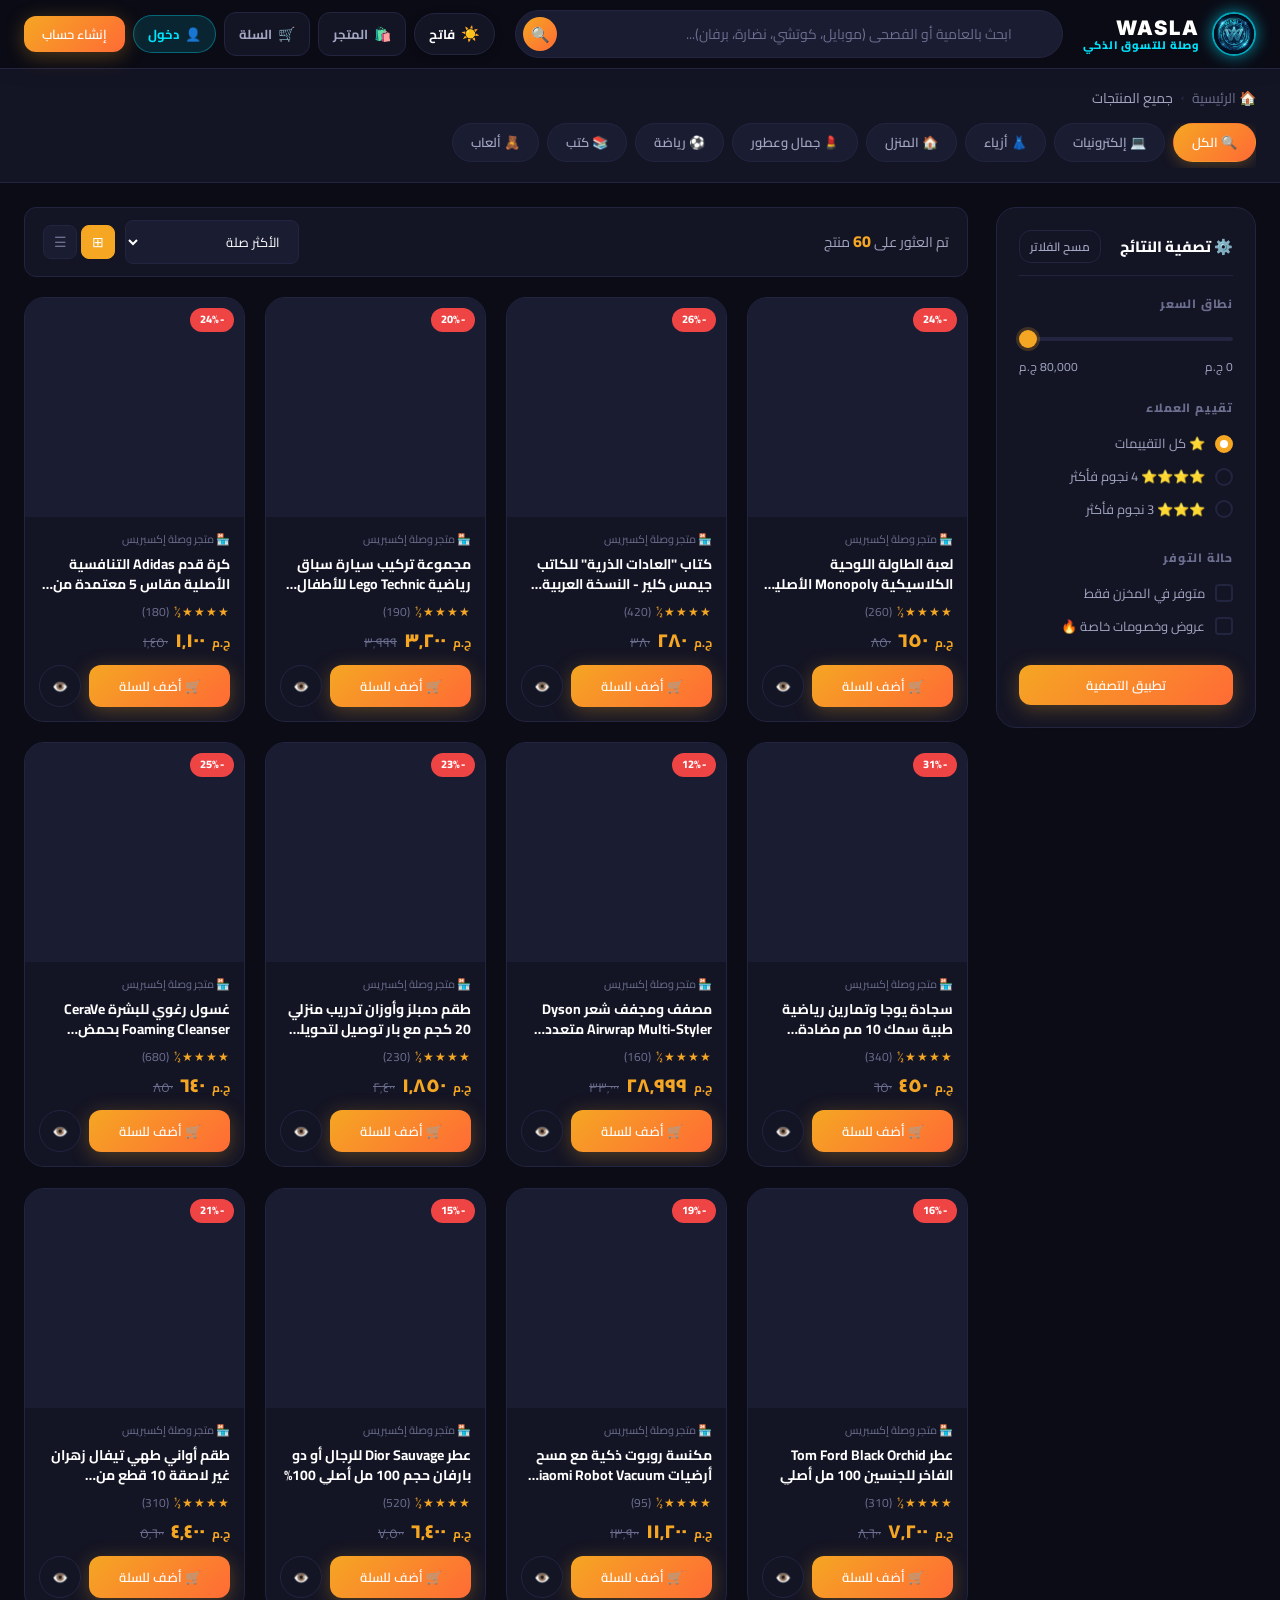
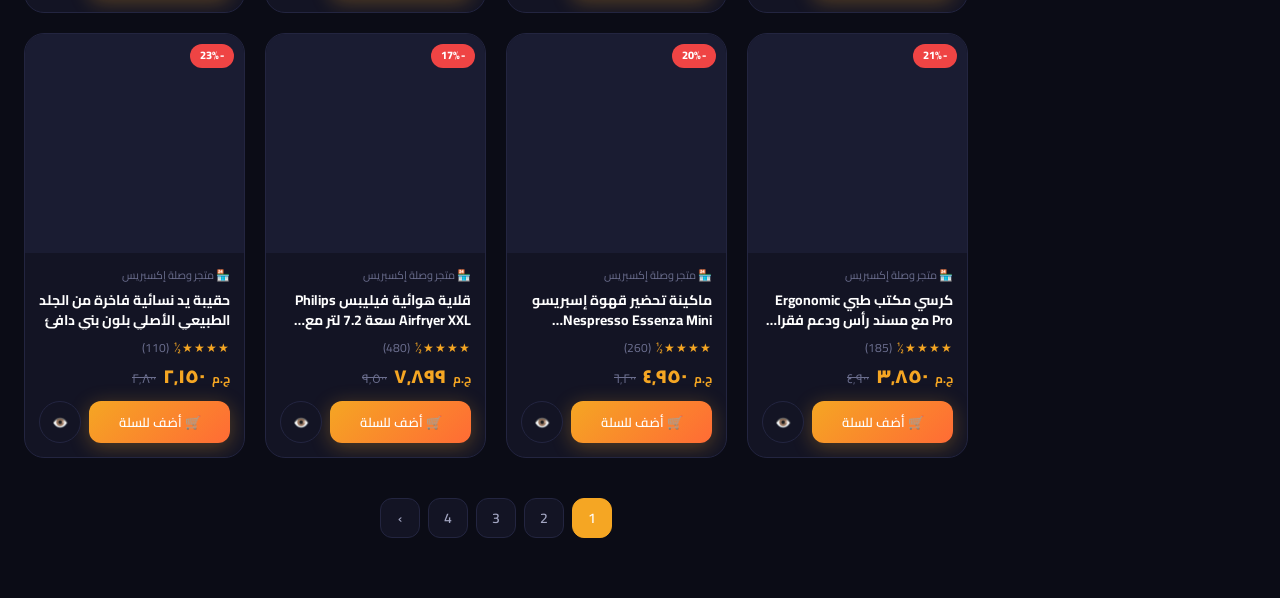
<file: shop.html>
<!DOCTYPE html>
<html lang="ar" dir="rtl">
<head>
  <meta charset="UTF-8">
  <meta name="viewport" content="width=device-width, initial-scale=1.0, maximum-scale=1.0, user-scalable=no">
  <title>المتجر والبحث - WASLA | وصلة</title>
  <link rel="icon" type="image/png" href="assets/logo.png">
  <link rel="stylesheet" href="css/style.css">
  <style>
    /* ===== STORE SUBBAR (AMAZON & NOON STYLE) ===== */
    .store-subbar {
      background: var(--bg-card);
      border-bottom: 1px solid var(--border);
      padding: 18px 0 14px;
      margin-bottom: 24px;
    }
    .store-subbar-top {
      display: flex;
      align-items: center;
      justify-content: space-between;
      gap: 16px;
      margin-bottom: 14px;
      flex-wrap: wrap;
    }
    .store-breadcrumb-wrap {
      display: flex;
      align-items: center;
      gap: 8px;
      font-size: 14px;
      color: var(--text-secondary);
      flex-wrap: wrap;
    }
    .store-breadcrumb-wrap a { color: var(--text-muted); }
    .store-breadcrumb-wrap a:hover { color: var(--primary); }
    .store-breadcrumb-wrap .sep { color: var(--border-light); font-size: 11px; }

    .search-active-pill {
      display: inline-flex;
      align-items: center;
      gap: 10px;
      background: rgba(245, 166, 35, 0.12);
      border: 1px solid rgba(245, 166, 35, 0.35);
      color: var(--primary);
      padding: 5px 14px;
      border-radius: 100px;
      font-size: 13px;
      font-weight: 700;
    }
    .search-active-pill button {
      background: var(--primary);
      color: white;
      border: none;
      border-radius: 50%;
      width: 18px;
      height: 18px;
      cursor: pointer;
      display: inline-flex;
      align-items: center;
      justify-content: center;
      font-size: 11px;
      font-weight: 800;
      transition: var(--transition);
    }
    .search-active-pill button:hover { transform: scale(1.15); background: var(--danger); }

    .cat-chips-row {
      display: flex;
      gap: 8px;
      overflow-x: auto;
      padding-bottom: 6px;
      scroll-snap-type: x mandatory;
      -webkit-overflow-scrolling: touch;
    }
    .cat-chips-row::-webkit-scrollbar { height: 3px; }
    .cat-chips-row::-webkit-scrollbar-thumb { background: var(--border-light); border-radius: 3px; }
    
    .cat-chip {
      padding: 8px 18px;
      border-radius: var(--radius-xl);
      background: var(--bg-input);
      border: 1px solid var(--border);
      font-size: 13px;
      font-weight: 600;
      cursor: pointer;
      transition: var(--transition);
      color: var(--text-secondary);
      white-space: nowrap;
      flex-shrink: 0;
    }
    .cat-chip:hover, .cat-chip.active {
      background: var(--gradient-primary);
      color: white;
      border-color: transparent;
      box-shadow: 0 4px 14px rgba(245, 166, 35, 0.25);
    }

    /* ===== SHOP LAYOUT ===== */
    .shop-layout {
      display: grid;
      grid-template-columns: 260px 1fr;
      gap: 28px;
      padding-bottom: 60px;
      align-items: start;
    }
    .filter-sidebar {
      position: sticky;
      top: 85px;
      background: var(--bg-card);
      border: 1px solid var(--border);
      border-radius: var(--radius-lg);
      padding: 22px;
    }
    .filter-title {
      font-size: 15px;
      font-weight: 800;
      margin-bottom: 18px;
      padding-bottom: 12px;
      border-bottom: 1px solid var(--border);
      display: flex;
      align-items: center;
      justify-content: space-between;
    }
    .filter-section { margin-bottom: 22px; }
    .filter-section h4 {
      font-size: 12px;
      font-weight: 800;
      color: var(--text-muted);
      margin-bottom: 10px;
      text-transform: uppercase;
      letter-spacing: 0.8px;
    }
    .filter-option {
      display: flex;
      align-items: center;
      gap: 10px;
      padding: 6px 0;
      cursor: pointer;
      font-size: 13px;
      color: var(--text-secondary);
      transition: var(--transition);
    }
    .filter-option:hover { color: var(--primary); }
    .filter-option label { cursor: pointer; flex: 1; }
    .price-range-display {
      display: flex;
      justify-content: space-between;
      font-size: 12px;
      color: var(--text-secondary);
      margin-top: 8px;
    }

    /* ===== SORT BAR ===== */
    .sort-bar {
      display: flex;
      align-items: center;
      justify-content: space-between;
      padding: 12px 18px;
      background: var(--bg-card);
      border: 1px solid var(--border);
      border-radius: var(--radius-md);
      margin-bottom: 20px;
      gap: 12px;
      flex-wrap: wrap;
    }
    .sort-bar-count { font-size: 14px; color: var(--text-secondary); }
    .sort-bar-count strong { color: var(--primary); font-size: 16px; font-weight: 800; }
    .sort-bar-right { display: flex; align-items: center; gap: 10px; }
    .sort-select {
      background: var(--bg-input);
      border: 1px solid var(--border);
      border-radius: var(--radius-sm);
      padding: 8px 14px;
      color: var(--text-primary);
      font-size: 13px;
      font-family: var(--font-ar);
      cursor: pointer;
    }
    .view-toggle { display: flex; gap: 4px; }
    .view-btn {
      width: 34px;
      height: 34px;
      border-radius: var(--radius-sm);
      display: flex;
      align-items: center;
      justify-content: center;
      cursor: pointer;
      border: 1px solid var(--border);
      background: var(--bg-input);
      color: var(--text-muted);
      font-size: 14px;
      transition: var(--transition);
    }
    .view-btn.active {
      background: var(--primary);
      color: white;
      border-color: var(--primary);
    }

    /* List View Cards */
    .products-list { display: flex; flex-direction: column; gap: 16px; }
    .product-list-card {
      background: var(--bg-card);
      border: 1px solid var(--border);
      border-radius: var(--radius-lg);
      padding: 16px;
      display: grid;
      grid-template-columns: 140px 1fr auto;
      gap: 18px;
      align-items: center;
      transition: var(--transition);
      cursor: pointer;
    }
    .product-list-card:hover {
      border-color: var(--primary);
      box-shadow: 0 8px 24px rgba(0,0,0,0.3);
    }
    .product-list-img {
      width: 140px;
      height: 140px;
      object-fit: cover;
      border-radius: var(--radius-md);
      background: var(--bg-input);
    }
    .product-list-name { font-size: 16px; font-weight: 700; margin-bottom: 6px; }
    .product-list-desc {
      font-size: 13px;
      color: var(--text-muted);
      margin-bottom: 10px;
      line-height: 1.5;
      display: -webkit-box;
      -webkit-line-clamp: 2;
      -webkit-box-orient: vertical;
      overflow: hidden;
    }
    .product-list-actions {
      display: flex;
      flex-direction: column;
      gap: 10px;
      align-items: flex-end;
      min-width: 140px;
    }

    /* Clean Fallback Search Box */
    .search-suggestion-box {
      background: var(--bg-card);
      border: 1px solid var(--border);
      border-radius: var(--radius-lg);
      padding: 36px 24px;
      text-align: center;
      margin-bottom: 30px;
      grid-column: 1 / -1;
    }

    .mobile-filter-btn { display: none; }

    @media (max-width: 900px) {
      .shop-layout { grid-template-columns: 1fr; }
      .filter-sidebar {
        display: none;
        position: fixed;
        top: 0; right: 0; bottom: 0;
        width: 290px;
        z-index: 2000;
        border-radius: 0;
        overflow-y: auto;
        transform: translateX(100%);
        transition: var(--transition);
      }
      .filter-sidebar.open { display: block; transform: translateX(0); }
      .mobile-filter-btn { display: flex; }
    }
    @media (max-width: 600px) {
      .sort-bar {
        flex-direction: column;
        align-items: stretch;
        gap: 10px;
        padding: 10px 12px;
      }
      .sort-bar-right {
        justify-content: space-between;
        width: 100%;
      }
      .product-list-card { grid-template-columns: 100px 1fr; }
      .product-list-img { width: 100px; height: 100px; }
      .product-list-actions { grid-column: 1 / -1; flex-direction: row; justify-content: space-between; align-items: center; }
    }

    [data-theme="light"] .store-subbar {
      background: #ffffff;
      border-color: #e2e8f0;
      box-shadow: 0 2px 10px rgba(15, 23, 42, 0.04);
    }
    [data-theme="light"] .cat-chip {
      background: #f1f5f9;
      border-color: #e2e8f0;
      color: #334155;
    }
    [data-theme="light"] .filter-sidebar {
      background: #ffffff;
      border-color: #e2e8f0;
    }
  </style>
</head>
<body>
  <!-- Standard Navbar -->
  <div id="navbar-placeholder"></div>

  <!-- Store Navigation Subbar (Amazon & Noon Style) -->
  <div class="store-subbar">
    <div class="container">
      <div class="store-subbar-top">
        <div class="store-breadcrumb-wrap">
          <a href="index.html">🏠 الرئيسية</a>
          <span class="sep">›</span>
          <span id="breadcrumb-category">جميع المنتجات</span>
          <span class="sep" id="breadcrumb-sep-search" style="display:none">›</span>
          <span id="breadcrumb-query" style="display:none;color:var(--primary);font-weight:700"></span>
        </div>

        <!-- Active Search Tag -->
        <div id="active-search-badge" class="search-active-pill" style="display:none">
          <span>🔍 نتيجة البحث: </span>
          <span id="active-search-text"></span>
          <button onclick="clearSearchQuery()" title="إلغاء البحث وتصفح الكل">✕</button>
        </div>
      </div>

      <!-- Category Filter Pills -->
      <div class="cat-chips-row" id="cat-chips">
        <a class="cat-chip active" data-cat="all" onclick="filterByCategory('all',this)">🔍 الكل</a>
        <a class="cat-chip" data-cat="electronics" onclick="filterByCategory('electronics',this)">💻 إلكترونيات</a>
        <a class="cat-chip" data-cat="fashion" onclick="filterByCategory('fashion',this)">👗 أزياء</a>
        <a class="cat-chip" data-cat="home" onclick="filterByCategory('home',this)">🏠 المنزل</a>
        <a class="cat-chip" data-cat="beauty" onclick="filterByCategory('beauty',this)">💄 جمال وعطور</a>
        <a class="cat-chip" data-cat="sports" onclick="filterByCategory('sports',this)">⚽ رياضة</a>
        <a class="cat-chip" data-cat="books" onclick="filterByCategory('books',this)">📚 كتب</a>
        <a class="cat-chip" data-cat="toys" onclick="filterByCategory('toys',this)">🧸 ألعاب</a>
      </div>
    </div>
  </div>

  <div class="container">
    <div class="shop-layout">
      <!-- Sidebar Filters -->
      <aside class="filter-sidebar" id="filter-sidebar">
        <div class="filter-title">
          <span>⚙️ تصفية النتائج</span>
          <button onclick="resetFilters()" class="btn btn-ghost btn-sm" style="font-size:12px;padding:4px 10px">مسح الفلاتر</button>
        </div>

        <!-- Price Range -->
        <div class="filter-section">
          <h4>نطاق السعر</h4>
          <input type="range" id="price-range" min="0" max="80000" step="500" value="80000" oninput="applyFilters()">
          <div class="price-range-display">
            <span>0 ج.م</span>
            <span id="price-label">80,000 ج.م</span>
          </div>
        </div>

        <!-- Rating -->
        <div class="filter-section">
          <h4>تقييم العملاء</h4>
          <div class="filter-option">
            <input type="radio" name="rating" id="r-all" value="0" checked onchange="applyFilters()">
            <label for="r-all">⭐ كل التقييمات</label>
          </div>
          <div class="filter-option">
            <input type="radio" name="rating" id="r-4" value="4" onchange="applyFilters()">
            <label for="r-4">⭐⭐⭐⭐ 4 نجوم فأكثر</label>
          </div>
          <div class="filter-option">
            <input type="radio" name="rating" id="r-3" value="3" onchange="applyFilters()">
            <label for="r-3">⭐⭐⭐ 3 نجوم فأكثر</label>
          </div>
        </div>

        <!-- Availability -->
        <div class="filter-section">
          <h4>حالة التوفر</h4>
          <div class="filter-option">
            <input type="checkbox" id="in-stock" onchange="applyFilters()">
            <label for="in-stock">متوفر في المخزن فقط</label>
          </div>
          <div class="filter-option">
            <input type="checkbox" id="has-discount" onchange="applyFilters()">
            <label for="has-discount">عروض وخصومات خاصة 🔥</label>
          </div>
        </div>

        <button class="btn btn-primary btn-full btn-sm" onclick="applyFilters()">تطبيق التصفية</button>
      </aside>

      <!-- Products Area -->
      <div>
        <!-- Sort & Controls Bar -->
        <div class="sort-bar">
          <div class="sort-bar-count">
            تم العثور على <strong id="products-count">30</strong> منتج
          </div>
          <div class="sort-bar-right">
            <button class="btn btn-ghost btn-sm mobile-filter-btn" onclick="toggleMobileFilter()">⚙️ تصفية</button>
            <select class="sort-select" id="sort-select" onchange="applyFilters()">
              <option value="relevance">الأكثر صلة</option>
              <option value="newest">الأحدث أولاً</option>
              <option value="price-asc">السعر: من الأقل للأعلى</option>
              <option value="price-desc">السعر: من الأعلى للأقل</option>
              <option value="rating">الأعلى تقييماً</option>
            </select>
            <div class="view-toggle">
              <div class="view-btn active" id="grid-btn" onclick="setView('grid')" title="عرض شبكة">⊞</div>
              <div class="view-btn" id="list-btn" onclick="setView('list')" title="عرض قائمة">☰</div>
            </div>
          </div>
        </div>

        <!-- Products Grid Container -->
        <div id="products-container" class="products-grid"></div>

        <!-- Pagination -->
        <div class="pagination" id="pagination"></div>
      </div>
    </div>
  </div>

  <button class="scroll-top" id="scroll-top">↑</button>
  <div id="toast-container" class="toast-container"></div>

  <script src="js/app.js"></script>
  <script>
    let currentView = 'grid';
    let currentFilters = { category: 'all', sort: 'newest', maxPrice: 100000, minRating: 0, inStock: false, hasDiscount: false, query: '' };
    let currentPage = 1;
    const ITEMS_PER_PAGE = 16;

    // Category Titles
    const categoryNames = {
      all: 'جميع المنتجات',
      electronics: 'الإلكترونيات والأجهزة الذكية',
      fashion: 'الأزياء والموضة',
      home: 'المنزل والمطبخ',
      beauty: 'الجمال والعطور',
      sports: 'الرياضة واللياقة',
      books: 'الكتب والتعلم',
      toys: 'الألعاب والترفيه'
    };

    function filterByCategory(cat, el) {
      currentFilters.category = cat;
      document.querySelectorAll('.cat-chip').forEach(c => c.classList.remove('active'));
      if (el) el.classList.add('active');
      currentPage = 1;
      updateHeaderStatus();
      renderProducts();
    }

    function clearSearchQuery() {
      currentFilters.query = '';
      const globalInput = document.getElementById('global-search');
      if (globalInput) globalInput.value = '';
      // Update URL without reloading
      const url = new URL(window.location);
      url.searchParams.delete('search');
      url.searchParams.delete('q');
      window.history.replaceState({}, '', url);
      updateHeaderStatus();
      renderProducts();
    }

    function updateHeaderStatus() {
      const q = currentFilters.query.trim();
      const catTitle = categoryNames[currentFilters.category] || 'المنتجات';
      document.getElementById('breadcrumb-category').textContent = catTitle;

      const sep = document.getElementById('breadcrumb-sep-search');
      const breadQuery = document.getElementById('breadcrumb-query');
      const badge = document.getElementById('active-search-badge');
      const badgeText = document.getElementById('active-search-text');

      if (q) {
        sep.style.display = 'inline';
        breadQuery.style.display = 'inline';
        breadQuery.textContent = `بحث: "${q}"`;
        badge.style.display = 'inline-flex';
        badgeText.textContent = `"${q}"`;
      } else {
        sep.style.display = 'none';
        breadQuery.style.display = 'none';
        badge.style.display = 'none';
      }

      // Also ensure the navbar input reflects the query
      const navInput = document.getElementById('global-search');
      if (navInput && q && navInput.value !== q) {
        navInput.value = q;
      }
    }

    function applyFilters() {
      const priceRange = document.getElementById('price-range');
      const priceLabel = document.getElementById('price-label');
      const sortSelect = document.getElementById('sort-select');
      const ratingInputs = document.querySelectorAll('input[name="rating"]');
      let selectedRating = 0;
      ratingInputs.forEach(r => { if (r.checked) selectedRating = parseFloat(r.value); });

      currentFilters.maxPrice = parseInt(priceRange.value);
      currentFilters.sort = sortSelect.value;
      currentFilters.minRating = selectedRating;
      currentFilters.inStock = document.getElementById('in-stock').checked;
      currentFilters.hasDiscount = document.getElementById('has-discount').checked;
      priceLabel.textContent = new Intl.NumberFormat('ar-EG').format(currentFilters.maxPrice) + ' ج.م';
      currentPage = 1;
      renderProducts();
    }

    function resetFilters() {
      currentFilters = { category: 'all', sort: 'newest', maxPrice: 100000, minRating: 0, inStock: false, hasDiscount: false, query: '' };
      document.getElementById('price-range').value = 80000;
      document.getElementById('price-label').textContent = '80,000 ج.م';
      document.getElementById('sort-select').value = 'newest';
      document.getElementById('in-stock').checked = false;
      document.getElementById('has-discount').checked = false;
      document.getElementById('r-all').checked = true;
      document.querySelectorAll('.cat-chip').forEach(c => c.classList.remove('active'));
      document.querySelector('.cat-chip[data-cat="all"]').classList.add('active');
      clearSearchQuery();
    }

    function setView(view) {
      currentView = view;
      document.getElementById('grid-btn').classList.toggle('active', view === 'grid');
      document.getElementById('list-btn').classList.toggle('active', view === 'list');
      renderProducts();
    }

    function toggleMobileFilter() {
      document.getElementById('filter-sidebar').classList.toggle('open');
    }

    // ===== SEARCH & FILTER ALGORITHM =====
    function getFilteredProducts() {
      let products = ProductsDB.getAll();
      const q = currentFilters.query ? currentFilters.query.trim() : '';

      // Use Smart SearchEngine with Relevance Scoring
      if (q) {
        products = products
          .map(p => ({ p, score: SearchEngine.score(p, q) }))
          .filter(x => x.score > 0)
          .sort((a, b) => b.score - a.score)
          .map(x => x.p);
      }

      if (currentFilters.category !== 'all') {
        products = products.filter(p => p.category === currentFilters.category);
      }

      products = products.filter(p => p.price <= currentFilters.maxPrice);

      if (currentFilters.minRating > 0) {
        products = products.filter(p => parseFloat(p.rating || 0) >= currentFilters.minRating);
      }

      if (currentFilters.inStock) {
        products = products.filter(p => (p.stock || 0) > 0);
      }

      if (currentFilters.hasDiscount) {
        products = products.filter(p => p.oldPrice && p.oldPrice > p.price);
      }

      if (currentFilters.sort && currentFilters.sort !== 'relevance') {
        switch (currentFilters.sort) {
          case 'price-asc': products.sort((a,b) => a.price - b.price); break;
          case 'price-desc': products.sort((a,b) => b.price - a.price); break;
          case 'newest': products.sort((a,b) => new Date(b.createdAt) - new Date(a.createdAt)); break;
          case 'rating': products.sort((a,b) => parseFloat(b.rating||0) - parseFloat(a.rating||0)); break;
        }
      }

      return products;
    }

    function renderProducts() {
      const filtered = getFilteredProducts();
      const total = filtered.length;
      const totalPages = Math.ceil(total / ITEMS_PER_PAGE);
      const start = (currentPage - 1) * ITEMS_PER_PAGE;
      const paged = filtered.slice(start, start + ITEMS_PER_PAGE);

      document.getElementById('products-count').textContent = total;
      const container = document.getElementById('products-container');

      if (total === 0) {
        // Amazon/Noon style graceful fallback: never leave the screen completely empty
        const allProducts = ProductsDB.getAll();
        const recommended = allProducts.slice(0, 8);
        const q = currentFilters.query.trim();

        container.className = 'products-grid';
        container.innerHTML = `
          <div class="search-suggestion-box">
            <div style="font-size:42px;margin-bottom:12px">🔍</div>
            <h3 style="font-size:20px;font-weight:800;margin-bottom:8px">لم نعثر على نتائج دقيقة لـ "${q}"</h3>
            <p style="color:var(--text-secondary);font-size:14px;margin-bottom:18px">تأكد من صحة الكلمات أو تصفح المنتجات الأكثر طلباً أدناه:</p>
            <button class="btn btn-secondary btn-sm" onclick="resetFilters()">عرض جميع المنتجات</button>
          </div>
          <div style="grid-column:1/-1;margin:16px 0 8px"><h3 style="font-size:18px;font-weight:800">🔥 منتجات مقترحة قد تعجبك:</h3></div>
          ${recommended.map(p => renderProductCard(p)).join('')}
        `;
        document.getElementById('pagination').innerHTML = '';
        return;
      }

      if (currentView === 'grid') {
        container.className = 'products-grid';
        container.innerHTML = paged.map(p => renderProductCard(p)).join('');
      } else {
        container.className = 'products-list';
        container.innerHTML = paged.map(p => renderListCard(p)).join('');
      }
      renderPagination(currentPage, totalPages);
    }

    function renderListCard(product) {
      const discount = product.oldPrice ? Math.round((1 - product.price / product.oldPrice) * 100) : 0;
      const canBuy = !Auth.isMerchant();
      return `
        <div class="product-list-card" onclick="viewProduct('${product.id}')">
          <img class="product-list-img" src="${product.image || 'https://via.placeholder.com/140'}" alt="${product.name}" onerror="this.src='https://via.placeholder.com/140/1e1e38/f5a623?text=منتج'">
          <div class="product-list-info">
            <div class="product-card-seller">🏪 ${product.merchantName || 'متجر وصلة إكسبريس'}</div>
            <div class="product-list-name">${product.name}</div>
            <div class="product-list-desc">${product.description || ''}</div>
            <div class="product-card-rating">
              <span class="stars">${renderStars(parseFloat(product.rating||4))}</span>
              <span class="rating-count">(${product.reviewCount||0})</span>
              ${discount > 0 ? `<span class="badge badge-danger">-${discount}%</span>` : ''}
            </div>
          </div>
          <div class="product-list-actions">
            <div class="product-card-price">
              <span class="price-currency">ج.م</span>
              <span class="price-current">${formatPrice(product.price)}</span>
              ${product.oldPrice ? `<br><span class="price-old">${formatPrice(product.oldPrice)}</span>` : ''}
            </div>
            ${canBuy ? `<button class="btn btn-primary btn-sm" onclick="addToCart(event,'${product.id}')">🛒 أضف للسلة</button>` : ''}
            <a href="product.html?id=${product.id}" class="btn btn-ghost btn-sm" onclick="event.stopPropagation()">عرض التفاصيل</a>
          </div>
        </div>`;
    }

    function renderPagination(current, total) {
      const el = document.getElementById('pagination');
      if (total <= 1) { el.innerHTML = ''; return; }
      let html = '';
      if (current > 1) html += `<button class="page-btn" onclick="goPage(${current-1})">‹</button>`;
      for (let i = 1; i <= total; i++) {
        if (i === 1 || i === total || Math.abs(i - current) <= 2) {
          html += `<button class="page-btn ${i===current?'active':''}" onclick="goPage(${i})">${i}</button>`;
        } else if (Math.abs(i - current) === 3) {
          html += `<span style="color:var(--text-muted);padding:0 4px">...</span>`;
        }
      }
      if (current < total) html += `<button class="page-btn" onclick="goPage(${current+1})">›</button>`;
      el.innerHTML = html;
    }

    function goPage(n) {
      currentPage = n;
      renderProducts();
      window.scrollTo({ top: 0, behavior: 'smooth' });
    }

    document.addEventListener('DOMContentLoaded', () => {
      Auth.init();
      seedData();

      // Parse URL parameters
      const params = new URLSearchParams(window.location.search);
      const searchQ = params.get('search') || params.get('q') || '';
      if (searchQ) {
        currentFilters.query = decodeURIComponent(searchQ).trim();
        currentFilters.sort = 'relevance';
        const sortSelect = document.getElementById('sort-select');
        if (sortSelect) sortSelect.value = 'relevance';
      }

      if (params.get('category')) {
        const cat = params.get('category');
        currentFilters.category = cat;
        document.querySelectorAll('.cat-chip').forEach(c => c.classList.remove('active'));
        const chip = document.querySelector(`.cat-chip[data-cat="${cat}"]`);
        if (chip) chip.classList.add('active');
      }

      updateHeaderStatus();
      renderProducts();

      // Listen for navbar search input changes in real-time (desktop & mobile)
      const setupSearchSync = (inputEl) => {
        if (!inputEl) return;
        if (currentFilters.query) inputEl.value = currentFilters.query;
        inputEl.addEventListener('input', function() {
          clearTimeout(this._searchTimer);
          this._searchTimer = setTimeout(() => {
            currentFilters.query = this.value.trim();
            currentPage = 1;
            updateHeaderStatus();
            renderProducts();
            // Sync the other input
            const other = inputEl.id === 'global-search' ? document.getElementById('mobile-global-search') : document.getElementById('global-search');
            if (other && other.value !== this.value) other.value = this.value;
          }, 250);
        });
      };
      setupSearchSync(document.getElementById('global-search'));
      setupSearchSync(document.getElementById('mobile-global-search'));
    });
  </script>
</body>
</html>
</file>
<file: css/style.css>
/* ===================================
   SOUQ PLUS - Main Stylesheet
   =================================== */

@import url('https://fonts.googleapis.com/css2?family=Cairo:wght@300;400;500;600;700;800;900&family=Inter:wght@300;400;500;600;700&display=swap');

/* ===== CSS VARIABLES (DARK THEME - DEFAULT) ===== */
:root, [data-theme="dark"] {
  --primary: #f5a623;
  --primary-dark: #e0921a;
  --primary-light: #ffc95e;
  --brand-cyan: #00e5ff;
  --brand-cyan-dark: #00b4d8;
  --brand-cyan-glow: 0 0 20px rgba(0, 229, 255, 0.45);
  --brand-blue: #0084ff;
  --brand-gradient: linear-gradient(135deg, #00e5ff 0%, #0084ff 100%);
  --secondary: #1a1a2e;
  --secondary-light: #16213e;
  --accent: #0f3460;
  --accent-light: #1a4d8f;
  --bg-main: #0b0c16;
  --bg-card: #131424;
  --bg-card-hover: #1a1c32;
  --bg-input: #1a1c32;
  --text-primary: #ffffff;
  --text-secondary: #a3a6c2;
  --text-muted: #6b6e8e;
  --border: #232540;
  --border-light: #2f3258;
  --navbar-bg: rgba(11, 12, 22, 0.94);
  --navbar-bottom-bg: rgba(11, 12, 22, 0.98);
  --success: #22c55e;
  --danger: #ef4444;
  --warning: #f59e0b;
  --info: #3b82f6;
  --gradient-primary: linear-gradient(135deg, #f5a623, #ff6b35);
  --gradient-dark: linear-gradient(135deg, #1a1a2e, #0f3460);
  --gradient-card: linear-gradient(145deg, #131424, #1a1c32);
  --shadow-sm: 0 2px 8px rgba(0,0,0,0.3);
  --shadow-md: 0 4px 20px rgba(0,0,0,0.4);
  --shadow-lg: 0 8px 40px rgba(0,0,0,0.5);
  --shadow-primary: 0 4px 20px rgba(245,166,35,0.3);
  --radius-sm: 8px;
  --radius-md: 12px;
  --radius-lg: 20px;
  --radius-xl: 30px;
  --transition: all 0.25s cubic-bezier(0.4, 0, 0.2, 1);
  --font-ar: 'Cairo', sans-serif;
  --font-en: 'Inter', sans-serif;
}

/* ===== LUXURY LIGHT THEME (APPLE & STRIPE CLEAN AESTHETIC) ===== */
[data-theme="light"] {
  --primary: #f59e0b;
  --primary-dark: #d97706;
  --primary-light: #fbbf24;
  --brand-cyan: #0284c7;
  --brand-cyan-dark: #0369a1;
  --brand-cyan-glow: 0 0 20px rgba(2, 132, 199, 0.25);
  --brand-blue: #2563eb;
  --brand-gradient: linear-gradient(135deg, #0284c7 0%, #2563eb 100%);
  --secondary: #ffffff;
  --secondary-light: #f8fafc;
  --accent: #e0f2fe;
  --accent-light: #bae6fd;
  --bg-main: #f1f5f9;
  --bg-card: #ffffff;
  --bg-card-hover: #f8fafc;
  --bg-input: #f1f5f9;
  --text-primary: #0f172a;
  --text-secondary: #334155;
  --text-muted: #64748b;
  --border: #e2e8f0;
  --border-light: #cbd5e1;
  --navbar-bg: rgba(255, 255, 255, 0.94);
  --navbar-bottom-bg: rgba(255, 255, 255, 0.98);
  --gradient-dark: linear-gradient(135deg, #ffffff, #f1f5f9);
  --gradient-card: linear-gradient(145deg, #ffffff, #f8fafc);
  --shadow-sm: 0 2px 8px rgba(15, 23, 42, 0.05);
  --shadow-md: 0 8px 24px rgba(15, 23, 42, 0.08);
  --shadow-lg: 0 16px 40px rgba(15, 23, 42, 0.12);
  --shadow-primary: 0 4px 20px rgba(245, 158, 11, 0.25);
}

/* ===== RESET & BASE ===== */
*, *::before, *::after {
  margin: 0;
  padding: 0;
  box-sizing: border-box;
}

html {
  scroll-behavior: smooth;
  max-width: 100vw;
  touch-action: manipulation;
  -webkit-text-size-adjust: 100%;
}

body {
  font-family: var(--font-ar);
  background-color: var(--bg-main);
  color: var(--text-primary);
  line-height: 1.6;
  overflow-x: hidden;
  max-width: 100vw;
  width: 100%;
  direction: rtl;
  touch-action: manipulation;
  -webkit-overflow-scrolling: touch;
}

body.ltr {
  direction: ltr;
  font-family: var(--font-en);
}

a {
  text-decoration: none;
  color: inherit;
  transition: var(--transition);
}

ul { list-style: none; }

img {
  max-width: 100%;
  display: block;
}

input, button, textarea, select {
  font-family: inherit;
  outline: none;
  border: none;
}

/* ===== SCROLLBAR ===== */
::-webkit-scrollbar { width: 6px; }
::-webkit-scrollbar-track { background: var(--bg-main); }
::-webkit-scrollbar-thumb { background: var(--border-light); border-radius: 3px; }
::-webkit-scrollbar-thumb:hover { background: var(--primary); }

/* ===== UTILITY CLASSES ===== */
.container {
  max-width: 1400px;
  margin: 0 auto;
  padding: 0 24px;
}

.flex { display: flex; }
.flex-center { display: flex; align-items: center; justify-content: center; }
.flex-between { display: flex; align-items: center; justify-content: space-between; }
.flex-col { display: flex; flex-direction: column; }
.gap-1 { gap: 8px; }
.gap-2 { gap: 16px; }
.gap-3 { gap: 24px; }
.gap-4 { gap: 32px; }

.grid-2 { display: grid; grid-template-columns: repeat(2, 1fr); gap: 24px; }
.grid-3 { display: grid; grid-template-columns: repeat(3, 1fr); gap: 24px; }
.grid-4 { display: grid; grid-template-columns: repeat(4, 1fr); gap: 24px; }

.text-center { text-align: center; }
.text-primary-color { color: var(--primary); }
.text-muted { color: var(--text-muted); }
.text-secondary { color: var(--text-secondary); }

.mt-1 { margin-top: 8px; }
.mt-2 { margin-top: 16px; }
.mt-3 { margin-top: 24px; }
.mt-4 { margin-top: 32px; }
.mb-1 { margin-bottom: 8px; }
.mb-2 { margin-bottom: 16px; }
.mb-3 { margin-bottom: 24px; }
.mb-4 { margin-bottom: 32px; }

.hidden { display: none !important; }
.visible { display: block !important; }

/* ===== BUTTONS ===== */
.btn {
  display: inline-flex;
  align-items: center;
  justify-content: center;
  gap: 8px;
  padding: 12px 28px;
  border-radius: var(--radius-md);
  font-size: 15px;
  font-weight: 600;
  cursor: pointer;
  transition: var(--transition);
  border: none;
  font-family: var(--font-ar);
  white-space: nowrap;
}

.btn-primary {
  background: var(--gradient-primary);
  color: white;
  box-shadow: var(--shadow-primary);
}

.btn-primary:hover {
  transform: translateY(-2px);
  box-shadow: 0 8px 30px rgba(245,166,35,0.4);
}

.btn-primary:active { transform: translateY(0); }

.btn-secondary {
  background: transparent;
  color: var(--primary);
  border: 2px solid var(--primary);
}

.btn-secondary:hover {
  background: var(--primary);
  color: white;
  transform: translateY(-2px);
}

.btn-ghost {
  background: var(--bg-card);
  color: var(--text-secondary);
  border: 1px solid var(--border);
}

.btn-ghost:hover {
  background: var(--bg-card-hover);
  color: var(--text-primary);
  border-color: var(--border-light);
}

.btn-danger {
  background: var(--danger);
  color: white;
}

.btn-danger:hover {
  background: #dc2626;
  transform: translateY(-2px);
}

.btn-success {
  background: var(--success);
  color: white;
}

.btn-success:hover {
  background: #16a34a;
  transform: translateY(-2px);
}

.btn-sm { padding: 8px 18px; font-size: 13px; }
.btn-lg { padding: 16px 40px; font-size: 17px; }
.btn-icon { padding: 10px; border-radius: 50%; width: 42px; height: 42px; }
.btn-full { width: 100%; }

/* ===== INPUTS ===== */
.form-group {
  display: flex;
  flex-direction: column;
  gap: 8px;
}

.form-group label {
  font-size: 14px;
  font-weight: 600;
  color: var(--text-secondary);
}

.form-input {
  background: var(--bg-input);
  border: 1.5px solid var(--border);
  border-radius: var(--radius-md);
  padding: 14px 18px;
  color: var(--text-primary);
  font-size: 15px;
  font-family: var(--font-ar);
  transition: var(--transition);
  width: 100%;
}

.form-input:focus {
  border-color: var(--primary);
  box-shadow: 0 0 0 3px rgba(245,166,35,0.15);
  background: var(--bg-card);
}

.form-input::placeholder { color: var(--text-muted); }

.form-input.error {
  border-color: var(--danger);
  box-shadow: 0 0 0 3px rgba(239,68,68,0.15);
}

select.form-input {
  cursor: pointer;
  appearance: none;
}

textarea.form-input {
  resize: vertical;
  min-height: 100px;
}

/* ===== NAVBAR ===== */
.navbar {
  position: sticky;
  top: 0;
  z-index: 1000;
  background: var(--navbar-bg);
  backdrop-filter: blur(24px);
  -webkit-backdrop-filter: blur(24px);
  border-bottom: 1px solid var(--border);
  padding: 0 24px;
  box-shadow: 0 2px 20px rgba(0,0,0,0.06);
  transition: background 0.3s ease, border-color 0.3s ease;
}

.navbar-inner {
  max-width: 1400px;
  margin: 0 auto;
  height: 68px;
  display: flex;
  align-items: center;
  justify-content: space-between;
  gap: 20px;
}

.navbar-logo {
  display: flex;
  align-items: center;
  gap: 12px;
  text-decoration: none;
  flex-shrink: 0;
  transition: var(--transition);
}

.navbar-logo-img {
  width: 44px;
  height: 44px;
  border-radius: 50%;
  object-fit: cover;
  box-shadow: 0 0 16px rgba(0, 229, 255, 0.6);
  border: 2px solid rgba(0, 229, 255, 0.7);
  transition: transform 0.3s cubic-bezier(0.4, 0, 0.2, 1), box-shadow 0.3s ease;
  flex-shrink: 0;
}

.navbar-logo:hover .navbar-logo-img {
  transform: rotate(10deg) scale(1.08);
  box-shadow: 0 0 25px rgba(0, 229, 255, 0.9);
}

.navbar-brand-text {
  display: flex;
  flex-direction: column;
  line-height: 1.1;
}

.navbar-brand-name {
  font-family: var(--font-en);
  font-weight: 900;
  font-size: 20px;
  letter-spacing: 2px;
  color: var(--text-primary);
  display: flex;
  align-items: center;
  gap: 4px;
}

.navbar-brand-sub {
  font-family: var(--font-ar);
  font-size: 11px;
  font-weight: 800;
  color: var(--brand-cyan);
  letter-spacing: 0.8px;
}

/* Mobile search container hidden on desktop, rendered on mobile */
.navbar-mobile-search {
  display: none;
  width: 100%;
  padding: 4px 0 10px 0;
  box-sizing: border-box;
}

.mobile-search-inner {
  position: relative;
  width: 100%;
  display: flex;
  align-items: center;
}

.mobile-search-icon {
  position: absolute;
  right: 14px;
  top: 50%;
  transform: translateY(-50%);
  font-size: 15px;
  color: var(--text-muted);
  pointer-events: none;
  z-index: 2;
}

.mobile-search-inner input {
  width: 100%;
  background: var(--bg-input);
  border: 1.5px solid var(--border);
  border-radius: 50px;
  padding: 9px 38px 9px 65px;
  color: var(--text-primary);
  font-size: 13px;
  font-family: var(--font-ar);
  outline: none;
  transition: var(--transition);
  box-sizing: border-box;
}

.mobile-search-inner input:focus {
  border-color: var(--brand-cyan);
  box-shadow: 0 0 0 3px rgba(0, 229, 255, 0.15);
  background: var(--bg-card);
}

.mobile-search-go {
  position: absolute;
  left: 5px;
  top: 50%;
  transform: translateY(-50%);
  background: var(--brand-gradient);
  border: none;
  border-radius: 50px;
  padding: 6px 14px;
  cursor: pointer;
  display: flex;
  align-items: center;
  justify-content: center;
  color: #0b1329;
  font-weight: 800;
  font-size: 12px;
  font-family: var(--font-ar);
  box-shadow: 0 2px 8px rgba(0, 229, 255, 0.35);
  transition: var(--transition);
}

.mobile-search-go:hover {
  transform: translateY(-50%) scale(1.05);
  box-shadow: 0 0 14px rgba(0, 229, 255, 0.6);
}

.navbar-search {
  flex: 1;
  max-width: 560px;
  position: relative;
}

.navbar-search input {
  width: 100%;
  background: var(--bg-input);
  border: 1.5px solid var(--border);
  border-radius: var(--radius-xl);
  padding: 10px 50px 10px 20px;
  color: var(--text-primary);
  font-size: 14px;
  font-family: var(--font-ar);
  transition: var(--transition);
}

.navbar-search input:focus {
  border-color: var(--primary);
  box-shadow: 0 0 0 3px rgba(245,166,35,0.12);
  background: var(--bg-card);
}

.navbar-search input::placeholder { color: var(--text-muted); }

.navbar-search-btn {
  position: absolute;
  left: 8px;
  top: 50%;
  transform: translateY(-50%);
  background: var(--gradient-primary);
  border: none;
  border-radius: 50%;
  width: 34px;
  height: 34px;
  cursor: pointer;
  display: flex;
  align-items: center;
  justify-content: center;
  color: white;
  font-size: 15px;
  transition: var(--transition);
}

.navbar-search-btn:hover { transform: translateY(-50%) scale(1.1); }

.navbar-actions {
  display: flex;
  align-items: center;
  gap: 8px;
}

.nav-icon-btn {
  position: relative;
  background: var(--bg-card);
  border: 1px solid var(--border);
  border-radius: var(--radius-md);
  padding: 10px 14px;
  color: var(--text-secondary);
  cursor: pointer;
  display: flex;
  align-items: center;
  gap: 6px;
  font-size: 14px;
  font-family: var(--font-ar);
  transition: var(--transition);
  text-decoration: none;
}

.nav-icon-btn:hover {
  border-color: var(--primary);
  color: var(--primary);
  background: var(--bg-card-hover);
}

.nav-badge {
  position: absolute;
  top: -6px;
  left: -6px;
  background: var(--primary);
  color: white;
  font-size: 10px;
  font-weight: 700;
  width: 18px;
  height: 18px;
  border-radius: 50%;
  display: flex;
  align-items: center;
  justify-content: center;
}

.nav-desktop-only {
  display: inline-flex;
}

.nav-label-desktop {
  display: inline;
}

.nav-login-pill {
  position: relative;
  background: rgba(0, 229, 255, 0.12);
  border: 1px solid rgba(0, 229, 255, 0.35);
  border-radius: var(--radius-xl);
  padding: 8px 14px;
  color: var(--brand-cyan);
  cursor: pointer;
  display: inline-flex;
  align-items: center;
  gap: 6px;
  font-size: 13px;
  font-weight: 700;
  font-family: var(--font-ar);
  transition: var(--transition);
  text-decoration: none;
}

.nav-login-pill:hover {
  background: rgba(0, 229, 255, 0.22);
  border-color: var(--brand-cyan);
  color: #ffffff;
  box-shadow: 0 0 12px rgba(0, 229, 255, 0.3);
}

/* ===== THEME SWITCHER BUTTON ===== */
.theme-toggle-btn {
  position: relative;
  background: var(--bg-card);
  border: 1px solid var(--border);
  border-radius: var(--radius-xl);
  padding: 8px 14px;
  color: var(--text-primary);
  cursor: pointer;
  display: inline-flex;
  align-items: center;
  gap: 6px;
  font-size: 13px;
  font-weight: 700;
  font-family: var(--font-ar);
  transition: var(--transition);
  box-shadow: var(--shadow-sm);
}

.theme-toggle-btn:hover {
  border-color: var(--brand-cyan);
  background: var(--bg-card-hover);
  color: var(--brand-cyan);
  transform: scale(1.05);
}

.theme-toggle-btn .theme-icon {
  font-size: 15px;
  line-height: 1;
  transition: transform 0.4s ease;
}

.theme-toggle-btn:hover .theme-icon {
  transform: rotate(20deg) scale(1.15);
}

.nav-user-menu {
  position: relative;
}

.nav-user-btn {
  display: flex;
  align-items: center;
  gap: 10px;
  background: var(--bg-card);
  border: 1px solid var(--border);
  border-radius: var(--radius-md);
  padding: 8px 14px;
  cursor: pointer;
  transition: var(--transition);
  color: var(--text-primary);
  font-family: var(--font-ar);
  font-size: 14px;
}

.nav-user-btn:hover {
  border-color: var(--primary);
  background: var(--bg-card-hover);
}

.nav-user-avatar {
  width: 32px;
  height: 32px;
  border-radius: 50%;
  background: var(--gradient-primary);
  display: flex;
  align-items: center;
  justify-content: center;
  font-weight: 700;
  font-size: 13px;
  color: white;
}

.nav-dropdown {
  position: absolute;
  top: calc(100% + 10px);
  left: 0;
  background: var(--bg-card);
  border: 1px solid var(--border);
  border-radius: var(--radius-md);
  min-width: 180px;
  box-shadow: var(--shadow-lg);
  opacity: 0;
  visibility: hidden;
  transform: translateY(-10px);
  transition: var(--transition);
  z-index: 100;
  overflow: hidden;
}

.nav-user-menu:hover .nav-dropdown,
.nav-dropdown.show {
  opacity: 1;
  visibility: visible;
  transform: translateY(0);
}

.nav-dropdown a, .nav-dropdown button {
  display: flex;
  align-items: center;
  gap: 10px;
  padding: 12px 18px;
  color: var(--text-secondary);
  font-size: 14px;
  transition: var(--transition);
  cursor: pointer;
  width: 100%;
  background: transparent;
  font-family: var(--font-ar);
  text-align: right;
}

.nav-dropdown a:hover, .nav-dropdown button:hover {
  background: var(--bg-card-hover);
  color: var(--primary);
}

/* ===== HERO SECTION ===== */
.hero {
  position: relative;
  min-height: 600px;
  display: flex;
  align-items: center;
  overflow: hidden;
  background: var(--gradient-dark);
}

.hero-bg {
  position: absolute;
  inset: 0;
  background: 
    radial-gradient(ellipse at 70% 50%, rgba(245,166,35,0.08) 0%, transparent 60%),
    radial-gradient(ellipse at 30% 80%, rgba(15,52,96,0.4) 0%, transparent 60%);
}

.hero-particles {
  position: absolute;
  inset: 0;
  overflow: hidden;
}

.hero-particle {
  position: absolute;
  border-radius: 50%;
  animation: float 6s ease-in-out infinite;
}

@keyframes float {
  0%, 100% { transform: translateY(0px) rotate(0deg); opacity: 0.5; }
  50% { transform: translateY(-30px) rotate(180deg); opacity: 1; }
}

.hero-content {
  position: relative;
  z-index: 2;
  max-width: 1400px;
  margin: 0 auto;
  padding: 80px 24px;
  display: grid;
  grid-template-columns: 1fr 1fr;
  gap: 60px;
  align-items: center;
}

.hero-text h1 {
  font-size: clamp(36px, 5vw, 60px);
  font-weight: 900;
  line-height: 1.2;
  margin-bottom: 20px;
}

.hero-text h1 .highlight {
  background: var(--gradient-primary);
  -webkit-background-clip: text;
  -webkit-text-fill-color: transparent;
  background-clip: text;
}

.hero-text p {
  font-size: 18px;
  color: var(--text-secondary);
  margin-bottom: 36px;
  line-height: 1.8;
}

.hero-actions {
  display: flex;
  gap: 16px;
  flex-wrap: wrap;
}

.hero-stats {
  display: flex;
  gap: 32px;
  margin-top: 48px;
}

.hero-stat {
  text-align: center;
}

.hero-stat-num {
  font-size: 28px;
  font-weight: 800;
  color: var(--primary);
}

.hero-stat-label {
  font-size: 13px;
  color: var(--text-muted);
}

.hero-image {
  display: flex;
  justify-content: center;
  align-items: center;
  position: relative;
}

.hero-image img {
  border-radius: var(--radius-lg);
  box-shadow: var(--shadow-lg), 0 0 60px rgba(245,166,35,0.15);
  animation: heroFloat 4s ease-in-out infinite;
  max-height: 450px;
  object-fit: cover;
}

@keyframes heroFloat {
  0%, 100% { transform: translateY(0px); }
  50% { transform: translateY(-15px); }
}

/* ===== CATEGORY SECTION ===== */
.section {
  padding: 60px 0;
}

.section-header {
  margin-bottom: 40px;
}

.section-header h2 {
  font-size: 28px;
  font-weight: 800;
}

.section-header h2 .bar {
  display: inline-block;
  width: 4px;
  height: 28px;
  background: var(--gradient-primary);
  border-radius: 2px;
  margin-left: 12px;
  vertical-align: middle;
}

.section-header p {
  color: var(--text-secondary);
  margin-top: 8px;
}

.category-grid {
  display: grid;
  grid-template-columns: repeat(auto-fill, minmax(130px, 1fr));
  gap: 16px;
}

.category-card {
  background: var(--bg-card);
  border: 1px solid var(--border);
  border-radius: var(--radius-lg);
  padding: 24px 16px;
  text-align: center;
  cursor: pointer;
  transition: var(--transition);
  text-decoration: none;
  color: var(--text-primary);
}

.category-card:hover {
  border-color: var(--primary);
  background: var(--bg-card-hover);
  transform: translateY(-4px);
  box-shadow: 0 10px 30px rgba(245,166,35,0.15);
}

.category-icon {
  font-size: 36px;
  margin-bottom: 12px;
  display: block;
}

.category-name {
  font-size: 14px;
  font-weight: 600;
}

/* ===== PRODUCT CARDS ===== */
.products-grid {
  display: grid;
  grid-template-columns: repeat(auto-fill, minmax(220px, 1fr));
  gap: 20px;
}

.product-card {
  background: var(--bg-card);
  border: 1px solid var(--border);
  border-radius: var(--radius-lg);
  overflow: hidden;
  transition: var(--transition);
  cursor: pointer;
  position: relative;
  display: flex;
  flex-direction: column;
  contain: content;
  content-visibility: auto;
  contain-intrinsic-size: auto 330px;
}

.product-card:hover {
  border-color: rgba(245,166,35,0.5);
  transform: translateY(-5px);
  box-shadow: 0 12px 40px rgba(0,0,0,0.4), 0 0 0 1px rgba(245,166,35,0.15);
}

.product-card-image {
  position: relative;
  aspect-ratio: 1;
  overflow: hidden;
  background: var(--bg-input);
  flex-shrink: 0;
}

.product-card-image img {
  width: 100%;
  height: 100%;
  object-fit: cover;
  transition: transform 0.5s cubic-bezier(0.4, 0, 0.2, 1);
}

.product-card:hover .product-card-image img {
  transform: scale(1.1);
}

.product-card-badge {
  position: absolute;
  top: 10px;
  right: 10px;
  background: var(--danger);
  color: white;
  font-size: 11px;
  font-weight: 800;
  padding: 3px 10px;
  border-radius: var(--radius-xl);
  letter-spacing: 0.3px;
}

.product-card-actions {
  position: absolute;
  top: 10px;
  left: 10px;
  display: flex;
  flex-direction: column;
  gap: 8px;
  opacity: 0;
  transform: translateX(-8px);
  transition: all 0.3s ease;
}

.product-card:hover .product-card-actions {
  opacity: 1;
  transform: translateX(0);
}

.product-action-btn {
  width: 34px;
  height: 34px;
  border-radius: 50%;
  background: var(--bg-card);
  backdrop-filter: blur(8px);
  border: 1px solid var(--border);
  box-shadow: var(--shadow-sm);
  color: var(--text-secondary);
  cursor: pointer;
  display: flex;
  align-items: center;
  justify-content: center;
  font-size: 15px;
  transition: var(--transition);
  text-decoration: none;
}

.product-action-btn:hover {
  background: var(--primary);
  color: white;
  border-color: var(--primary);
  transform: scale(1.1);
}

.product-card-body {
  padding: 14px;
  display: flex;
  flex-direction: column;
  flex: 1;
}

.product-card-seller {
  font-size: 11px;
  color: var(--text-muted);
  margin-bottom: 5px;
  display: flex;
  align-items: center;
  gap: 4px;
}

.product-card-name {
  font-size: 14px;
  font-weight: 700;
  margin-bottom: 8px;
  line-height: 1.45;
  color: var(--text-primary);
  display: -webkit-box;
  -webkit-line-clamp: 2;
  -webkit-box-orient: vertical;
  overflow: hidden;
  flex: 1;
}

.product-card-rating {
  display: flex;
  align-items: center;
  gap: 5px;
  margin-bottom: 10px;
  font-size: 12px;
}

.stars { color: var(--primary); letter-spacing: 1px; }
.rating-count { color: var(--text-muted); }

.product-card-price {
  display: flex;
  align-items: baseline;
  gap: 7px;
  margin-bottom: 12px;
  flex-wrap: wrap;
}

.price-current {
  font-size: 19px;
  font-weight: 900;
  color: var(--primary);
  line-height: 1;
}

.price-currency {
  font-size: 12px;
  font-weight: 700;
  color: var(--primary);
}

.price-old {
  font-size: 13px;
  color: var(--text-muted);
  text-decoration: line-through;
}

.product-card-footer {
  display: flex;
  gap: 8px;
}

/* ===== BANNER ===== */
.promo-banner {
  background: var(--gradient-primary);
  border-radius: var(--radius-lg);
  padding: 40px;
  display: flex;
  align-items: center;
  justify-content: space-between;
  overflow: hidden;
  position: relative;
}

.promo-banner::before {
  content: '';
  position: absolute;
  top: -50%;
  left: -10%;
  width: 300px;
  height: 300px;
  border-radius: 50%;
  background: rgba(255,255,255,0.1);
}

.promo-banner::after {
  content: '';
  position: absolute;
  bottom: -60%;
  left: 30%;
  width: 400px;
  height: 400px;
  border-radius: 50%;
  background: rgba(255,255,255,0.05);
}

.promo-text { position: relative; z-index: 1; }
.promo-text h3 { font-size: 28px; font-weight: 900; color: white; }
.promo-text p { color: rgba(255,255,255,0.85); margin-top: 8px; font-size: 16px; }
.promo-action { position: relative; z-index: 1; }

/* ===== TOAST NOTIFICATIONS ===== */
.toast-container {
  position: fixed;
  bottom: 24px;
  left: 24px;
  z-index: 9999;
  display: flex;
  flex-direction: column;
  gap: 10px;
}

.toast {
  background: var(--bg-card);
  border: 1px solid var(--border);
  border-radius: var(--radius-md);
  padding: 14px 18px;
  display: flex;
  align-items: center;
  gap: 12px;
  min-width: 280px;
  max-width: 380px;
  box-shadow: var(--shadow-lg);
  animation: toastIn 0.3s ease;
  border-right: 4px solid var(--primary);
}

.toast.success { border-right-color: var(--success); }
.toast.error { border-right-color: var(--danger); }
.toast.info { border-right-color: var(--info); }

@keyframes toastIn {
  from { transform: translateX(-100%); opacity: 0; }
  to { transform: translateX(0); opacity: 1; }
}

@keyframes toastOut {
  from { transform: translateX(0); opacity: 1; }
  to { transform: translateX(-100%); opacity: 0; }
}

.toast-icon { font-size: 20px; flex-shrink: 0; }
.toast-message { font-size: 14px; font-weight: 500; }

/* ===== FOOTER ===== */
.footer {
  background: var(--secondary);
  border-top: 1px solid var(--border);
  padding: 60px 0 30px;
  margin-top: 80px;
}

.footer-grid {
  display: grid;
  grid-template-columns: 2fr 1fr 1fr 1fr;
  gap: 40px;
  margin-bottom: 40px;
}

.footer-brand .logo {
  font-size: 28px;
  font-weight: 900;
  color: var(--primary);
  margin-bottom: 16px;
}

.footer-brand p {
  color: var(--text-secondary);
  font-size: 14px;
  line-height: 1.8;
}

.footer-social {
  display: flex;
  gap: 10px;
  margin-top: 20px;
}

.social-btn {
  width: 38px;
  height: 38px;
  border-radius: 50%;
  background: var(--bg-card);
  border: 1px solid var(--border);
  display: flex;
  align-items: center;
  justify-content: center;
  font-size: 16px;
  color: var(--text-secondary);
  transition: var(--transition);
  cursor: pointer;
}

.social-btn:hover {
  background: var(--primary);
  color: white;
  border-color: var(--primary);
}

.footer-col h4 {
  font-size: 16px;
  font-weight: 700;
  margin-bottom: 16px;
  color: var(--text-primary);
}

.footer-col ul li {
  margin-bottom: 10px;
}

.footer-col ul li a {
  color: var(--text-secondary);
  font-size: 14px;
  transition: var(--transition);
}

.footer-col ul li a:hover { color: var(--primary); }

.footer-bottom {
  border-top: 1px solid var(--border);
  padding-top: 24px;
  display: flex;
  align-items: center;
  justify-content: space-between;
  font-size: 13px;
  color: var(--text-muted);
}

/* ===== MODAL ===== */
.modal-overlay {
  position: fixed;
  inset: 0;
  background: rgba(0,0,0,0.7);
  backdrop-filter: blur(8px);
  z-index: 9000;
  display: flex;
  align-items: center;
  justify-content: center;
  opacity: 0;
  visibility: hidden;
  transition: var(--transition);
}

.modal-overlay.show {
  opacity: 1;
  visibility: visible;
}

.modal {
  background: var(--bg-card);
  border: 1px solid var(--border);
  border-radius: var(--radius-xl);
  padding: 40px;
  width: 90%;
  max-width: 500px;
  max-height: 90vh;
  overflow-y: auto;
  transform: scale(0.9) translateY(20px);
  transition: var(--transition);
  box-shadow: var(--shadow-lg);
}

.modal-overlay.show .modal {
  transform: scale(1) translateY(0);
}

.modal-header {
  display: flex;
  align-items: center;
  justify-content: space-between;
  margin-bottom: 24px;
}

.modal-title {
  font-size: 20px;
  font-weight: 700;
}

.modal-close {
  background: var(--bg-input);
  border: 1px solid var(--border);
  border-radius: 50%;
  width: 36px;
  height: 36px;
  cursor: pointer;
  display: flex;
  align-items: center;
  justify-content: center;
  color: var(--text-secondary);
  font-size: 18px;
  transition: var(--transition);
}

.modal-close:hover {
  background: var(--danger);
  color: white;
  border-color: var(--danger);
}

/* ===== LOADING SPINNER ===== */
.spinner {
  width: 40px;
  height: 40px;
  border: 3px solid var(--border);
  border-top-color: var(--primary);
  border-radius: 50%;
  animation: spin 0.8s linear infinite;
}

@keyframes spin {
  to { transform: rotate(360deg); }
}

.loading-overlay {
  position: fixed;
  inset: 0;
  background: var(--bg-main);
  z-index: 9999;
  display: flex;
  align-items: center;
  justify-content: center;
  flex-direction: column;
  gap: 20px;
}

.loading-logo {
  font-size: 40px;
  font-weight: 900;
  color: var(--primary);
  animation: pulse 1.5s ease-in-out infinite;
}

@keyframes pulse {
  0%, 100% { opacity: 1; transform: scale(1); }
  50% { opacity: 0.6; transform: scale(0.95); }
}

/* ===== EMPTY STATE ===== */
.empty-state {
  text-align: center;
  padding: 80px 24px;
  color: var(--text-muted);
}

.empty-state-icon {
  font-size: 64px;
  margin-bottom: 20px;
  opacity: 0.5;
}

.empty-state h3 {
  font-size: 22px;
  font-weight: 700;
  color: var(--text-secondary);
  margin-bottom: 10px;
}

.empty-state p {
  font-size: 15px;
  margin-bottom: 24px;
}

/* ===== BREADCRUMB ===== */
.breadcrumb {
  display: flex;
  align-items: center;
  gap: 8px;
  font-size: 13px;
  color: var(--text-muted);
  margin-bottom: 24px;
}

.breadcrumb a { color: var(--text-muted); }
.breadcrumb a:hover { color: var(--primary); }
.breadcrumb-sep { color: var(--border-light); }
.breadcrumb-current { color: var(--text-secondary); }

/* ===== PAGE HEADER ===== */
.page-header {
  background: var(--gradient-dark);
  padding: 50px 0;
  border-bottom: 1px solid var(--border);
  margin-bottom: 40px;
}

.page-header h1 {
  font-size: 32px;
  font-weight: 800;
}

.page-header p {
  color: var(--text-secondary);
  margin-top: 8px;
}

/* ===== CARD ===== */
.card {
  background: var(--bg-card);
  border: 1px solid var(--border);
  border-radius: var(--radius-lg);
  padding: 24px;
  transition: var(--transition);
}

.card:hover {
  border-color: var(--border-light);
  box-shadow: var(--shadow-md);
}

/* ===== BADGE ===== */
.badge {
  display: inline-flex;
  align-items: center;
  gap: 4px;
  padding: 4px 12px;
  border-radius: var(--radius-xl);
  font-size: 12px;
  font-weight: 600;
}

.badge-primary { background: rgba(245,166,35,0.15); color: var(--primary); }
.badge-success { background: rgba(34,197,94,0.15); color: var(--success); }
.badge-danger { background: rgba(239,68,68,0.15); color: var(--danger); }
.badge-info { background: rgba(59,130,246,0.15); color: var(--info); }

/* ===== TABS ===== */
.tabs {
  display: flex;
  gap: 4px;
  background: var(--bg-input);
  border-radius: var(--radius-lg);
  padding: 4px;
  width: fit-content;
}

.tab-btn {
  padding: 10px 24px;
  border-radius: var(--radius-md);
  font-size: 14px;
  font-weight: 600;
  cursor: pointer;
  transition: var(--transition);
  color: var(--text-secondary);
  font-family: var(--font-ar);
  border: none;
  background: transparent;
}

.tab-btn.active {
  background: var(--primary);
  color: white;
  box-shadow: var(--shadow-primary);
}

.tab-btn:hover:not(.active) { color: var(--text-primary); }

/* ===== RANGE SLIDER ===== */
input[type="range"] {
  -webkit-appearance: none;
  appearance: none;
  width: 100%;
  height: 4px;
  background: var(--border);
  border-radius: 2px;
  outline: none;
}

input[type="range"]::-webkit-slider-thumb {
  -webkit-appearance: none;
  appearance: none;
  width: 18px;
  height: 18px;
  border-radius: 50%;
  background: var(--primary);
  cursor: pointer;
  box-shadow: 0 0 0 3px rgba(245,166,35,0.2);
}

/* ===== CHECKBOX & RADIO ===== */
input[type="checkbox"], input[type="radio"] {
  appearance: none;
  -webkit-appearance: none;
  width: 18px;
  height: 18px;
  border: 2px solid var(--border);
  border-radius: 4px;
  cursor: pointer;
  transition: var(--transition);
  flex-shrink: 0;
  position: relative;
}

input[type="radio"] { border-radius: 50%; }

input[type="checkbox"]:checked, input[type="radio"]:checked {
  background: var(--primary);
  border-color: var(--primary);
}

input[type="checkbox"]:checked::after {
  content: '✓';
  position: absolute;
  top: 50%;
  left: 50%;
  transform: translate(-50%, -50%);
  color: white;
  font-size: 11px;
  font-weight: 700;
}

input[type="radio"]:checked::after {
  content: '';
  position: absolute;
  top: 50%;
  left: 50%;
  transform: translate(-50%, -50%);
  width: 8px;
  height: 8px;
  border-radius: 50%;
  background: white;
}

/* ===== QUANTITY CONTROL ===== */
.qty-control {
  display: flex;
  align-items: center;
  gap: 0;
  background: var(--bg-input);
  border: 1px solid var(--border);
  border-radius: var(--radius-md);
  overflow: hidden;
  width: fit-content;
}

.qty-btn {
  width: 36px;
  height: 36px;
  display: flex;
  align-items: center;
  justify-content: center;
  cursor: pointer;
  background: transparent;
  color: var(--text-secondary);
  font-size: 18px;
  border: none;
  font-family: var(--font-ar);
  transition: var(--transition);
}

.qty-btn:hover {
  background: var(--primary);
  color: white;
}

.qty-value {
  min-width: 40px;
  text-align: center;
  font-weight: 700;
  font-size: 15px;
  color: var(--text-primary);
}

/* ===== STAR RATING ===== */
.star-rating {
  display: flex;
  gap: 2px;
  color: #d1d5db;
  font-size: 20px;
}

.star-rating .star.filled { color: var(--primary); }
.star-rating .star { cursor: pointer; transition: var(--transition); }
.star-rating .star:hover { color: var(--primary); transform: scale(1.2); }

/* ===== MOBILE BOTTOM APP NAVIGATION (Noon / Amazon Style) ===== */
.mobile-bottom-nav {
  display: none;
  position: fixed;
  bottom: 0;
  left: 0;
  right: 0;
  height: 62px;
  background: var(--navbar-bottom-bg);
  backdrop-filter: blur(20px);
  -webkit-backdrop-filter: blur(20px);
  border-top: 1px solid var(--border);
  z-index: 9999;
  justify-content: space-around;
  align-items: center;
  padding: 0 8px;
  box-shadow: 0 -4px 25px rgba(0, 0, 0, 0.08);
  transition: background 0.3s ease, border-color 0.3s ease;
}

.mobile-bottom-nav .mb-nav-item {
  display: flex;
  flex-direction: column;
  align-items: center;
  justify-content: center;
  gap: 3px;
  color: var(--text-muted);
  font-size: 11px;
  font-weight: 700;
  text-decoration: none;
  flex: 1;
  height: 100%;
  position: relative;
  transition: var(--transition);
}

.mobile-bottom-nav .mb-nav-item .mb-icon {
  font-size: 20px;
  line-height: 1;
}

.mobile-bottom-nav .mb-nav-item.active,
.mobile-bottom-nav .mb-nav-item:hover {
  color: var(--brand-cyan);
}

.mobile-bottom-nav .mb-badge {
  position: absolute;
  top: 6px;
  left: 50%;
  margin-left: 8px;
  background: var(--gradient-primary);
  color: white;
  font-size: 10px;
  font-weight: 800;
  min-width: 18px;
  height: 18px;
  padding: 0 4px;
  border-radius: 9px;
  display: flex;
  align-items: center;
  justify-content: center;
  border: 1.5px solid var(--bg-main);
}

/* ===== RESPONSIVE BREAKPOINTS (ALL SCREENS) ===== */
@media (max-width: 1200px) {
  .products-grid { grid-template-columns: repeat(3, 1fr); }
  .grid-4 { grid-template-columns: repeat(3, 1fr); }
}

@media (max-width: 1024px) {
  .footer-grid { grid-template-columns: 1fr 1fr; }
  .hero-content { grid-template-columns: 1fr; text-align: center; }
  .hero-image { order: -1; }
  .hero-actions { justify-content: center; }
  .hero-stats { justify-content: center; }
  .products-grid { grid-template-columns: repeat(3, 1fr); gap: 16px; }
}

@media (max-width: 768px) {
  html, body {
    overflow-x: hidden !important;
    width: 100% !important;
    max-width: 100vw !important;
  }
  body {
    padding-bottom: 74px !important; /* Space for sticky bottom navigation */
  }
  .nav-desktop-only,
  .nav-label-desktop {
    display: none !important;
  }
  .mobile-bottom-nav {
    display: flex !important;
    width: 100vw !important;
    max-width: 100% !important;
  }
  .navbar {
    padding: 0 12px !important;
    width: 100% !important;
    max-width: 100vw !important;
    box-sizing: border-box !important;
  }
  .navbar-inner {
    height: 54px !important;
    gap: 8px !important;
  }
  .navbar-logo {
    gap: 8px !important;
  }
  .navbar-logo-img {
    width: 34px !important;
    height: 34px !important;
  }
  .navbar-brand-name {
    font-size: 16px !important;
    letter-spacing: 0.5px;
  }
  .navbar-brand-sub {
    font-size: 9px !important;
  }
  .navbar-actions {
    gap: 6px !important;
  }
  .nav-icon-btn {
    padding: 7px 10px !important;
    font-size: 15px !important;
    border-radius: 10px !important;
  }
  html {
    scroll-behavior: auto;
  }
  .navbar {
    background: #0b0c16 !important;
    backdrop-filter: none !important;
    -webkit-backdrop-filter: none !important;
  }
  [data-theme="light"] .navbar {
    background: #ffffff !important;
    backdrop-filter: none !important;
    -webkit-backdrop-filter: none !important;
  }
  .mobile-bottom-nav {
    background: #0d0e1a !important;
    backdrop-filter: none !important;
    -webkit-backdrop-filter: none !important;
  }
  [data-theme="light"] .mobile-bottom-nav {
    background: #ffffff !important;
    backdrop-filter: none !important;
    -webkit-backdrop-filter: none !important;
  }
  .nav-login-pill {
    padding: 6px 10px !important;
    font-size: 12px !important;
    border-radius: 20px !important;
  }
  .navbar-search {
    display: none !important;
  }
  .navbar-mobile-search {
    display: block !important;
  }
  .grid-4 { grid-template-columns: repeat(2, 1fr); }
  .grid-3 { grid-template-columns: repeat(2, 1fr); }
  .footer-grid { grid-template-columns: 1fr; }
  .promo-banner { flex-direction: column; gap: 20px; text-align: center; }
  .hero-text h1 { font-size: 28px; }
  .container { padding: 0 12px; max-width: 100vw; box-sizing: border-box; }
}

@media (max-width: 480px) {
  .container { padding: 0 12px; }
  .products-grid { grid-template-columns: repeat(2, 1fr); gap: 10px; }
  .product-card { padding: 10px; border-radius: var(--radius-md); }
  .product-card-img { height: 140px; }
  .product-card-name { font-size: 13px; -webkit-line-clamp: 2; height: 38px; line-height: 1.4; margin-bottom: 6px; }
  .price-current { font-size: 15px; }
  .price-currency { font-size: 11px; }
  .btn-sm { padding: 6px 10px; font-size: 11px; }
  .category-grid { grid-template-columns: repeat(3, 1fr); gap: 8px; }
  .category-card { padding: 12px 6px; font-size: 11px; }
  .category-icon { font-size: 24px; }
  .grid-2, .grid-3, .grid-4 { grid-template-columns: 1fr; }
  .hero-content-inner { padding: 24px 8px; text-align: center; }
  .hero-title { font-size: 24px !important; line-height: 1.3 !important; }
  .hero-desc { font-size: 13px !important; margin-bottom: 20px !important; }
  .hero-btns { flex-direction: column; width: 100%; gap: 10px; }
  .hero-btns .btn { width: 100%; }
}

@media (max-width: 360px) {
  .products-grid { grid-template-columns: 1fr; }
  .category-grid { grid-template-columns: repeat(2, 1fr); }
  .navbar-brand-name { font-size: 16px; }
}

/* ===== ANIMATIONS ===== */
@keyframes fadeIn {
  from { opacity: 0; transform: translateY(20px); }
  to { opacity: 1; transform: translateY(0); }
}

@keyframes slideIn {
  from { transform: translateX(100%); }
  to { transform: translateX(0); }
}

@keyframes shimmer {
  0% { background-position: -200px 0; }
  100% { background-position: calc(200px + 100%) 0; }
}

.skeleton {
  background: linear-gradient(90deg, var(--bg-card) 25%, var(--bg-card-hover) 50%, var(--bg-card) 75%);
  background-size: 200px 100%;
  animation: shimmer 1.5s infinite;
  border-radius: var(--radius-sm);
}

.fade-in { animation: fadeIn 0.5s ease forwards; }

/* ===== FILTER SIDEBAR ===== */
.filter-sidebar {
  background: var(--bg-card);
  border: 1px solid var(--border);
  border-radius: var(--radius-lg);
  padding: 24px;
  position: sticky;
  top: 90px;
}

.filter-title {
  font-size: 16px;
  font-weight: 700;
  margin-bottom: 20px;
  padding-bottom: 12px;
  border-bottom: 1px solid var(--border);
  display: flex;
  align-items: center;
  gap: 8px;
}

.filter-section {
  margin-bottom: 24px;
}

.filter-section h4 {
  font-size: 14px;
  font-weight: 700;
  color: var(--text-secondary);
  margin-bottom: 12px;
  text-transform: uppercase;
  letter-spacing: 0.5px;
}

.filter-option {
  display: flex;
  align-items: center;
  gap: 10px;
  padding: 8px 0;
  cursor: pointer;
  font-size: 14px;
  color: var(--text-secondary);
  transition: var(--transition);
}

.filter-option:hover { color: var(--text-primary); }
.filter-option label { cursor: pointer; }

/* ===== SORT BAR ===== */
.sort-bar {
  display: flex;
  align-items: center;
  justify-content: space-between;
  padding: 14px 20px;
  background: var(--bg-card);
  border: 1px solid var(--border);
  border-radius: var(--radius-md);
  margin-bottom: 24px;
}

.sort-bar-left {
  font-size: 14px;
  color: var(--text-secondary);
}

.sort-bar-left strong { color: var(--text-primary); }

.sort-bar-right {
  display: flex;
  align-items: center;
  gap: 12px;
}

/* ===== PAGINATION ===== */
.pagination {
  display: flex;
  align-items: center;
  justify-content: center;
  gap: 8px;
  margin-top: 40px;
}

.page-btn {
  width: 40px;
  height: 40px;
  border-radius: var(--radius-md);
  display: flex;
  align-items: center;
  justify-content: center;
  cursor: pointer;
  font-size: 14px;
  font-weight: 600;
  transition: var(--transition);
  border: 1px solid var(--border);
  background: var(--bg-card);
  color: var(--text-secondary);
  font-family: var(--font-ar);
}

.page-btn:hover, .page-btn.active {
  background: var(--primary);
  color: white;
  border-color: var(--primary);
}

/* ===== SCROLL TO TOP ===== */
.scroll-top {
  position: fixed;
  bottom: 24px;
  right: 24px;
  width: 44px;
  height: 44px;
  border-radius: 50%;
  background: var(--gradient-primary);
  color: white;
  border: none;
  cursor: pointer;
  display: flex;
  align-items: center;
  justify-content: center;
  font-size: 18px;
  box-shadow: var(--shadow-primary);
  transition: var(--transition);
  opacity: 0;
  visibility: hidden;
  z-index: 100;
}

.scroll-top.show {
  opacity: 1;
  visibility: visible;
}

.scroll-top:hover { transform: translateY(-3px); }

/* =========================================================
   LUXURY LIGHT THEME COMPONENT POLISH (APPLE / STRIPE STYLE)
   ========================================================= */
[data-theme="light"] html,
[data-theme="light"] body {
  background-color: var(--bg-main);
  color: var(--text-primary);
}

[data-theme="light"] .navbar {
  box-shadow: 0 4px 20px rgba(15, 23, 42, 0.05);
}

[data-theme="light"] .navbar-brand-name {
  color: #0f172a;
}

[data-theme="light"] .navbar-brand-sub {
  color: #0284c7;
}

[data-theme="light"] .navbar-search input,
[data-theme="light"] .mobile-search-inner input {
  background: #ffffff;
  border-color: #e2e8f0;
  color: #0f172a;
  box-shadow: 0 2px 6px rgba(15, 23, 42, 0.04);
}

[data-theme="light"] .navbar-search input:focus,
[data-theme="light"] .mobile-search-inner input:focus {
  border-color: #0284c7;
  background: #ffffff;
  box-shadow: 0 0 0 3px rgba(2, 132, 199, 0.15);
}

[data-theme="light"] .nav-icon-btn {
  background: #ffffff;
  border-color: #e2e8f0;
  color: #334155;
  box-shadow: 0 1px 4px rgba(15, 23, 42, 0.04);
}

[data-theme="light"] .nav-icon-btn:hover {
  background: #f8fafc;
  color: #0284c7;
  border-color: #0284c7;
}

[data-theme="light"] .nav-login-pill {
  background: rgba(2, 132, 199, 0.08);
  border-color: rgba(2, 132, 199, 0.3);
  color: #0284c7;
}

[data-theme="light"] .nav-login-pill:hover {
  background: rgba(2, 132, 199, 0.16);
  color: #0369a1;
}

[data-theme="light"] .nav-dropdown {
  background: #ffffff;
  border-color: #e2e8f0;
  box-shadow: 0 12px 36px rgba(15, 23, 42, 0.12);
}

[data-theme="light"] .nav-dropdown a,
[data-theme="light"] .nav-dropdown button {
  color: #334155;
}

[data-theme="light"] .nav-dropdown a:hover,
[data-theme="light"] .nav-dropdown button:hover {
  background: #f1f5f9;
  color: #0284c7;
}

[data-theme="light"] .product-card {
  box-shadow: 0 4px 18px rgba(15, 23, 42, 0.06);
}

[data-theme="light"] .product-card:hover {
  box-shadow: 0 16px 36px rgba(15, 23, 42, 0.1), 0 0 0 1px rgba(2, 132, 199, 0.25);
  border-color: #0284c7;
}

[data-theme="light"] .product-card-image {
  background: #f8fafc;
}

[data-theme="light"] .category-card {
  background: #ffffff;
  border-color: #e2e8f0;
  box-shadow: 0 2px 10px rgba(15, 23, 42, 0.04);
}

[data-theme="light"] .category-card:hover {
  border-color: #0284c7;
  box-shadow: 0 8px 24px rgba(2, 132, 199, 0.15);
}

[data-theme="light"] .features-bar {
  background: #ffffff;
  border-color: #e2e8f0;
}

[data-theme="light"] .footer {
  background: #ffffff;
  border-top: 1px solid #e2e8f0;
}

[data-theme="light"] .footer-brand p,
[data-theme="light"] .footer-col ul li a {
  color: #475569;
}

[data-theme="light"] .footer-col ul li a:hover {
  color: #0284c7;
}

[data-theme="light"] .footer-bottom {
  border-top: 1px solid #e2e8f0;
  color: #64748b;
}

[data-theme="light"] .social-btn {
  background: #f1f5f9;
  border-color: #e2e8f0;
}

[data-theme="light"] .modal {
  background: #ffffff;
  border-color: #e2e8f0;
  box-shadow: 0 20px 60px rgba(15, 23, 42, 0.18);
}

[data-theme="light"] .filter-sidebar {
  box-shadow: 0 4px 20px rgba(15, 23, 42, 0.05);
}

[data-theme="light"] .sort-bar {
  box-shadow: 0 2px 10px rgba(15, 23, 42, 0.04);
}

[data-theme="light"] .cart-summary {
  background: #ffffff;
  border-color: #e2e8f0;
  box-shadow: 0 4px 20px rgba(15, 23, 42, 0.06);
}

[data-theme="light"] .cart-item {
  background: #ffffff;
  border-color: #e2e8f0;
}
</file>
